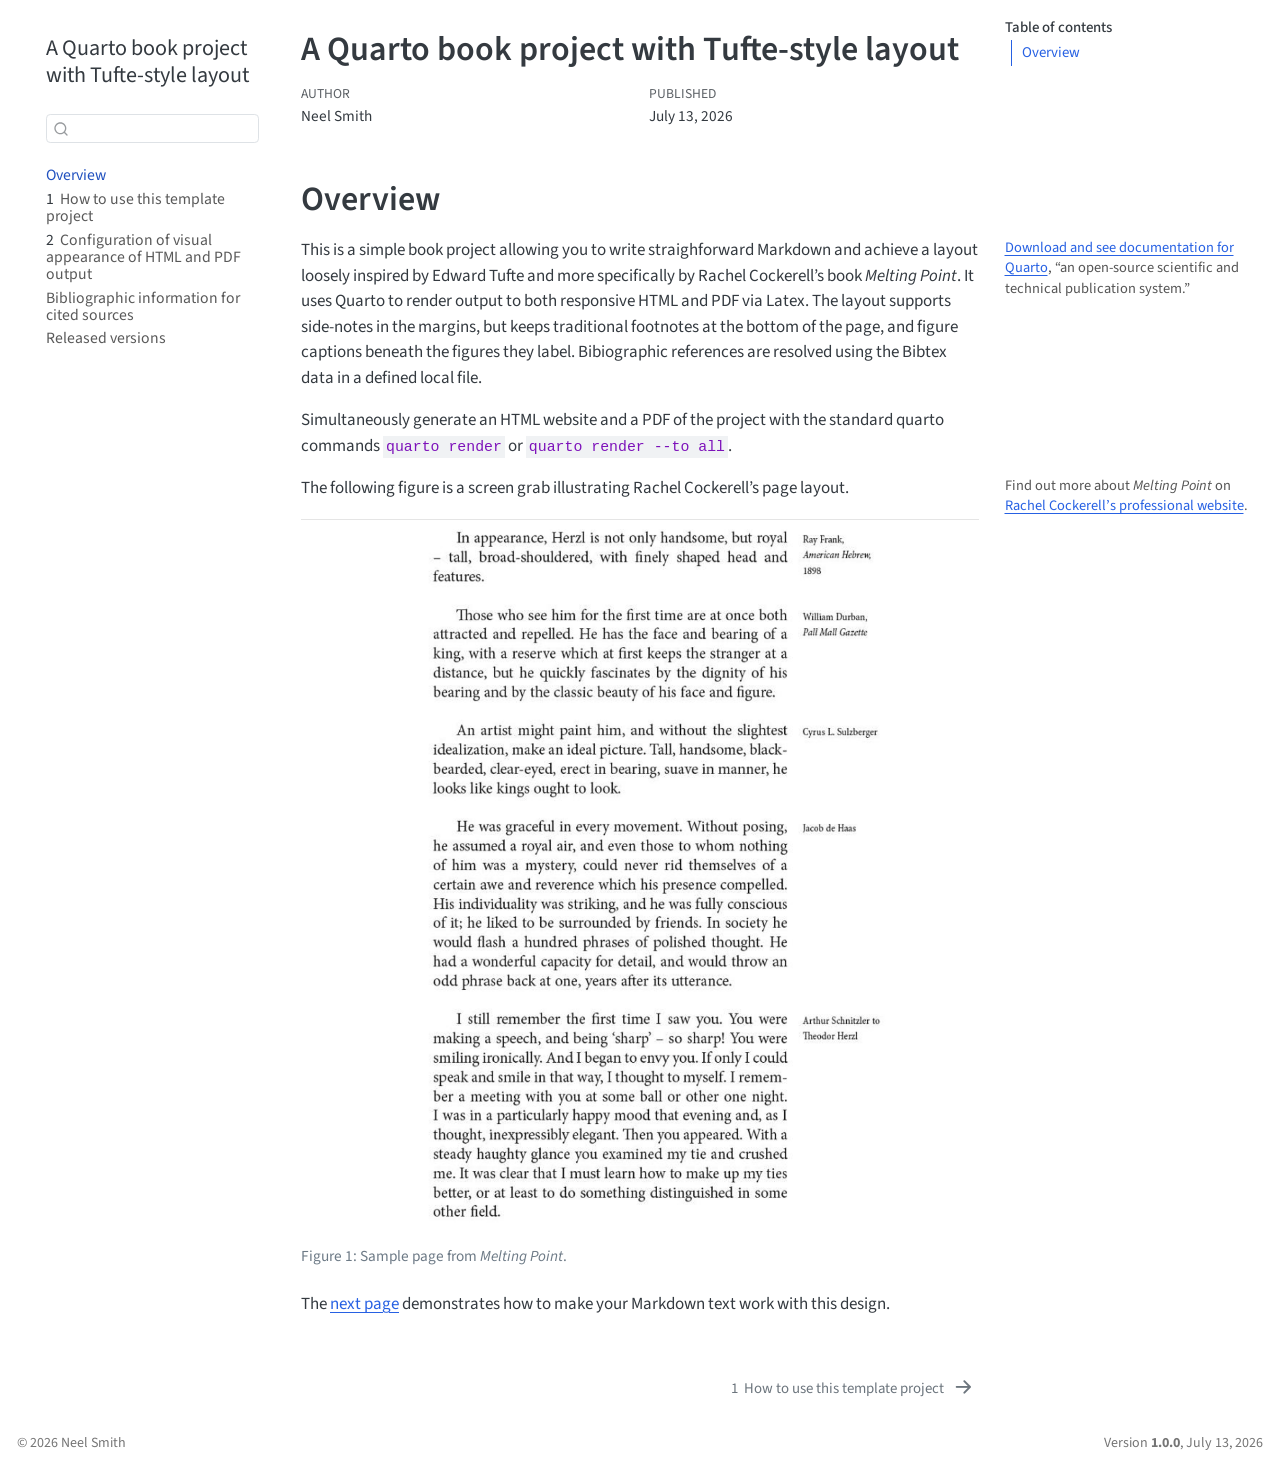
<file: docs/index.html>
<!DOCTYPE html>
<html xmlns="http://www.w3.org/1999/xhtml" lang="en" xml:lang="en"><head>

<meta charset="utf-8">
<meta name="generator" content="quarto-1.9.33">

<meta name="viewport" content="width=device-width, initial-scale=1.0, user-scalable=yes">

<meta name="author" content="Neel Smith">
<meta name="dcterms.date" content="2026-07-13">

<title>A Quarto book project with Tufte-style layout</title>
<style>
/* Default styles provided by pandoc.
** See https://pandoc.org/MANUAL.html#variables-for-html for config info.
*/
code{white-space: pre-wrap;}
span.smallcaps{font-variant: small-caps;}
div.columns{display: flex; gap: min(4vw, 1.5em);}
div.column{flex: auto; overflow-x: auto;}
div.hanging-indent{margin-left: 1.5em; text-indent: -1.5em;}
ul.task-list{list-style: none;}
ul.task-list li input[type="checkbox"] {
  width: 0.8em;
  margin: 0 0.8em 0.2em -1em; /* quarto-specific, see https://github.com/quarto-dev/quarto-cli/issues/4556 */ 
  vertical-align: middle;
}
</style>


<script src="site_libs/quarto-nav/quarto-nav.js"></script>
<script src="site_libs/quarto-nav/headroom.min.js"></script>
<script src="site_libs/clipboard/clipboard.min.js"></script>
<script src="site_libs/quarto-search/autocomplete.umd.js"></script>
<script src="site_libs/quarto-search/fuse.min.js"></script>
<script src="site_libs/quarto-search/quarto-search.js"></script>
<meta name="quarto:offset" content="./">
<link href="./intro.html" rel="next">
<script src="site_libs/quarto-html/quarto.js" type="module"></script>
<script src="site_libs/quarto-html/tabsets/tabsets.js" type="module"></script>
<script src="site_libs/quarto-html/popper.min.js"></script>
<script src="site_libs/quarto-html/tippy.umd.min.js"></script>
<script src="site_libs/quarto-html/anchor.min.js"></script>
<link href="site_libs/quarto-html/tippy.css" rel="stylesheet">
<link href="site_libs/quarto-html/quarto-syntax-highlighting-6d4e4c6c342646cac9792aff734a6985.css" rel="stylesheet" id="quarto-text-highlighting-styles">
<script src="site_libs/bootstrap/bootstrap.min.js"></script>
<link href="site_libs/bootstrap/bootstrap-icons.css" rel="stylesheet">
<link href="site_libs/bootstrap/bootstrap-5ccb035bea26c1e21f80f44cf7c27909.min.css" rel="stylesheet" append-hash="true" id="quarto-bootstrap" data-mode="light">
<script id="quarto-search-options" type="application/json">{
  "location": "sidebar",
  "copy-button": false,
  "collapse-after": 3,
  "panel-placement": "start",
  "type": "textbox",
  "limit": 50,
  "keyboard-shortcut": [
    "f",
    "/",
    "s"
  ],
  "show-item-context": false,
  "language": {
    "search-no-results-text": "No results",
    "search-matching-documents-text": "matching documents",
    "search-copy-link-title": "Copy link to search",
    "search-hide-matches-text": "Hide additional matches",
    "search-more-match-text": "more match in this document",
    "search-more-matches-text": "more matches in this document",
    "search-clear-button-title": "Clear",
    "search-text-placeholder": "",
    "search-detached-cancel-button-title": "Cancel",
    "search-submit-button-title": "Submit",
    "search-label": "Search"
  }
}</script>


<link rel="stylesheet" href="custom.css">
</head>

<body class="nav-sidebar floating slimcontent quarto-light">

<div id="quarto-search-results"></div>
  <header id="quarto-header" class="headroom fixed-top">
  <nav class="quarto-secondary-nav">
    <div class="container-fluid d-flex">
      <button type="button" class="quarto-btn-toggle btn" data-bs-toggle="collapse" role="button" data-bs-target=".quarto-sidebar-collapse-item" aria-controls="quarto-sidebar" aria-expanded="false" aria-label="Toggle sidebar navigation" onclick="if (window.quartoToggleHeadroom) { window.quartoToggleHeadroom(); }">
        <i class="bi bi-layout-text-sidebar-reverse"></i>
      </button>
        <nav class="quarto-page-breadcrumbs" aria-label="breadcrumb"><ol class="breadcrumb"><li class="breadcrumb-item"><a href="./index.html">Overview</a></li></ol></nav>
        <a class="flex-grow-1" role="navigation" data-bs-toggle="collapse" data-bs-target=".quarto-sidebar-collapse-item" aria-controls="quarto-sidebar" aria-expanded="false" aria-label="Toggle sidebar navigation" onclick="if (window.quartoToggleHeadroom) { window.quartoToggleHeadroom(); }">      
        </a>
      <button type="button" class="btn quarto-search-button" aria-label="Search" onclick="window.quartoOpenSearch();">
        <i class="bi bi-search"></i>
      </button>
    </div>
  </nav>
</header>
<!-- content -->
<div id="quarto-content" class="quarto-container page-columns page-rows-contents page-layout-article">
<!-- sidebar -->
  <nav id="quarto-sidebar" class="sidebar collapse collapse-horizontal quarto-sidebar-collapse-item sidebar-navigation floating overflow-auto">
    <div class="pt-lg-2 mt-2 text-left sidebar-header">
    <div class="sidebar-title mb-0 py-0">
      <a href="./">A Quarto book project with Tufte-style layout</a> 
    </div>
      </div>
        <div class="mt-2 flex-shrink-0 align-items-center">
        <div class="sidebar-search">
        <div id="quarto-search" class="" title="Search"></div>
        </div>
        </div>
    <div class="sidebar-menu-container"> 
    <ul class="list-unstyled mt-1">
        <li class="sidebar-item">
  <div class="sidebar-item-container"> 
  <a href="./index.html" class="sidebar-item-text sidebar-link active">
 <span class="menu-text">Overview</span></a>
  </div>
</li>
        <li class="sidebar-item">
  <div class="sidebar-item-container"> 
  <a href="./intro.html" class="sidebar-item-text sidebar-link">
 <span class="menu-text"><span class="chapter-number">1</span>&nbsp; <span class="chapter-title">How to use this template project</span></span></a>
  </div>
</li>
        <li class="sidebar-item">
  <div class="sidebar-item-container"> 
  <a href="./config-tech.html" class="sidebar-item-text sidebar-link">
 <span class="menu-text"><span class="chapter-number">2</span>&nbsp; <span class="chapter-title">Configuration of visual appearance of HTML and PDF output</span></span></a>
  </div>
</li>
        <li class="sidebar-item">
  <div class="sidebar-item-container"> 
  <a href="./references.html" class="sidebar-item-text sidebar-link">
 <span class="menu-text">Bibliographic information for cited sources</span></a>
  </div>
</li>
        <li class="sidebar-item">
  <div class="sidebar-item-container"> 
  <a href="./releases.html" class="sidebar-item-text sidebar-link">
 <span class="menu-text">Released versions</span></a>
  </div>
</li>
    </ul>
    </div>
</nav>
<div id="quarto-sidebar-glass" class="quarto-sidebar-collapse-item" data-bs-toggle="collapse" data-bs-target=".quarto-sidebar-collapse-item"></div>
<!-- margin-sidebar -->
    <div id="quarto-margin-sidebar" class="sidebar margin-sidebar">
        <nav id="TOC" role="doc-toc" class="toc-active">
    <h2 id="toc-title">Table of contents</h2>
   
  <ul>
  <li><a href="#overview" id="toc-overview" class="nav-link active" data-scroll-target="#overview">Overview</a></li>
  </ul>
</nav>
    </div>
<!-- main -->
<main class="content page-columns page-full" id="quarto-document-content">

<header id="title-block-header" class="quarto-title-block default">
<div class="quarto-title">
<h1 class="title">A Quarto book project with Tufte-style layout</h1>
</div>



<div class="quarto-title-meta">

    <div>
    <div class="quarto-title-meta-heading">Author</div>
    <div class="quarto-title-meta-contents">
             <p>Neel Smith </p>
          </div>
  </div>
    
    <div>
    <div class="quarto-title-meta-heading">Published</div>
    <div class="quarto-title-meta-contents">
      <p class="date">July 13, 2026</p>
    </div>
  </div>
  
    
  </div>
  


</header>


<section id="overview" class="level1 unnumbered page-columns page-full">
<h1 class="unnumbered">Overview</h1>
<div class="page-columns page-full"><p>This is a simple book project allowing you to write straighforward Markdown and achieve a layout loosely inspired by Edward Tufte and more specifically by Rachel Cockerell’s book <em>Melting Point</em>. It uses Quarto to render output to both responsive HTML and PDF via Latex. The layout supports side-notes in the margins, but keeps traditional footnotes at the bottom of the page, and figure captions beneath the figures they label. Bibiographic references are resolved using the Bibtex data in a defined local file.</p><div class="no-row-height column-margin column-container"><span class=""><a href="https://quarto.org/">Download and see documentation for Quarto</a>, “an open-source scientific and technical publication system.”</span></div></div>
<p>Simultaneously generate an HTML website and a PDF of the project with the standard quarto commands <code>quarto render</code> or <code>quarto render --to all</code>.</p>
<div class="page-columns page-full"><p>The following figure is a screen grab illustrating Rachel Cockerell’s page layout.</p><div class="no-row-height column-margin column-container"><span class="">Find out more about <em>Melting Point</em> on <a href="https://www.rachelcockerell.co.uk">Rachel Cockerell’s professional website</a>.</span></div></div>
<div id="fig-cockerell" class="quarto-float quarto-figure quarto-figure-center anchored">
<figure class="quarto-float quarto-float-fig figure">
<div aria-describedby="fig-cockerell-caption-0ceaefa1-69ba-4598-a22c-09a6ac19f8ca">
<img src="./cockerell-page.png" class="img-fluid figure-img">
</div>
<figcaption class="quarto-float-caption-bottom quarto-float-caption quarto-float-fig" id="fig-cockerell-caption-0ceaefa1-69ba-4598-a22c-09a6ac19f8ca">
Figure&nbsp;1: Sample page from <em>Melting Point</em>.
</figcaption>
</figure>
</div>
<p>The <a href="./intro.html">next page</a> demonstrates how to make your Markdown text work with this design.</p>


</section>

</main> <!-- /main -->
<script id="quarto-html-after-body" type="application/javascript">
  window.document.addEventListener("DOMContentLoaded", function (event) {
    const icon = "";
    const anchorJS = new window.AnchorJS();
    anchorJS.options = {
      placement: 'right',
      icon: icon
    };
    anchorJS.add('.anchored');
    const isCodeAnnotation = (el) => {
      for (const clz of el.classList) {
        if (clz.startsWith('code-annotation-')) {                     
          return true;
        }
      }
      return false;
    }
    const onCopySuccess = function(e) {
      // button target
      const button = e.trigger;
      // don't keep focus
      button.blur();
      // flash "checked"
      button.classList.add('code-copy-button-checked');
      var currentTitle = button.getAttribute("title");
      button.setAttribute("title", "Copied!");
      let tooltip;
      if (window.bootstrap) {
        button.setAttribute("data-bs-toggle", "tooltip");
        button.setAttribute("data-bs-placement", "left");
        button.setAttribute("data-bs-title", "Copied!");
        tooltip = new bootstrap.Tooltip(button, 
          { trigger: "manual", 
            customClass: "code-copy-button-tooltip",
            offset: [0, -8]});
        tooltip.show();    
      }
      setTimeout(function() {
        if (tooltip) {
          tooltip.hide();
          button.removeAttribute("data-bs-title");
          button.removeAttribute("data-bs-toggle");
          button.removeAttribute("data-bs-placement");
        }
        button.setAttribute("title", currentTitle);
        button.classList.remove('code-copy-button-checked');
      }, 1000);
      // clear code selection
      e.clearSelection();
    }
    const getTextToCopy = function(trigger) {
      const outerScaffold = trigger.parentElement.cloneNode(true);
      const codeEl = outerScaffold.querySelector('code');
      for (const childEl of codeEl.children) {
        if (isCodeAnnotation(childEl)) {
          childEl.remove();
        }
      }
      return codeEl.innerText;
    }
    const clipboard = new window.ClipboardJS('.code-copy-button:not([data-in-quarto-modal])', {
      text: getTextToCopy
    });
    clipboard.on('success', onCopySuccess);
    if (window.document.getElementById('quarto-embedded-source-code-modal')) {
      const clipboardModal = new window.ClipboardJS('.code-copy-button[data-in-quarto-modal]', {
        text: getTextToCopy,
        container: window.document.getElementById('quarto-embedded-source-code-modal')
      });
      clipboardModal.on('success', onCopySuccess);
    }
      var localhostRegex = new RegExp(/^(?:http|https):\/\/localhost\:?[0-9]*\//);
      var mailtoRegex = new RegExp(/^mailto:/);
        var filterRegex = new RegExp('/' + window.location.host + '/');
      var isInternal = (href) => {
          return filterRegex.test(href) || localhostRegex.test(href) || mailtoRegex.test(href);
      }
      // Inspect non-navigation links and adorn them if external
     var links = window.document.querySelectorAll('a[href]:not(.nav-link):not(.navbar-brand):not(.toc-action):not(.sidebar-link):not(.sidebar-item-toggle):not(.pagination-link):not(.no-external):not([aria-hidden]):not(.dropdown-item):not(.quarto-navigation-tool):not(.about-link)');
      for (var i=0; i<links.length; i++) {
        const link = links[i];
        if (!isInternal(link.href)) {
          // undo the damage that might have been done by quarto-nav.js in the case of
          // links that we want to consider external
          if (link.dataset.originalHref !== undefined) {
            link.href = link.dataset.originalHref;
          }
        }
      }
    function tippyHover(el, contentFn, onTriggerFn, onUntriggerFn) {
      const config = {
        allowHTML: true,
        maxWidth: 500,
        delay: 100,
        arrow: false,
        appendTo: function(el) {
            return el.parentElement;
        },
        interactive: true,
        interactiveBorder: 10,
        theme: 'quarto',
        placement: 'bottom-start',
      };
      if (contentFn) {
        config.content = contentFn;
      }
      if (onTriggerFn) {
        config.onTrigger = onTriggerFn;
      }
      if (onUntriggerFn) {
        config.onUntrigger = onUntriggerFn;
      }
      window.tippy(el, config); 
    }
    const noterefs = window.document.querySelectorAll('a[role="doc-noteref"]');
    for (var i=0; i<noterefs.length; i++) {
      const ref = noterefs[i];
      tippyHover(ref, function() {
        // use id or data attribute instead here
        let href = ref.getAttribute('data-footnote-href') || ref.getAttribute('href');
        try { href = new URL(href).hash; } catch {}
        const id = href.replace(/^#\/?/, "");
        const note = window.document.getElementById(id);
        if (note) {
          return note.innerHTML;
        } else {
          return "";
        }
      });
    }
    const xrefs = window.document.querySelectorAll('a.quarto-xref');
    const processXRef = (id, note) => {
      // Strip column container classes
      const stripColumnClz = (el) => {
        el.classList.remove("page-full", "page-columns");
        if (el.children) {
          for (const child of el.children) {
            stripColumnClz(child);
          }
        }
      }
      stripColumnClz(note)
      if (id === null || id.startsWith('sec-')) {
        // Special case sections, only their first couple elements
        const container = document.createElement("div");
        if (note.children && note.children.length > 2) {
          container.appendChild(note.children[0].cloneNode(true));
          for (let i = 1; i < note.children.length; i++) {
            const child = note.children[i];
            if (child.tagName === "P" && child.innerText === "") {
              continue;
            } else {
              container.appendChild(child.cloneNode(true));
              break;
            }
          }
          if (window.Quarto?.typesetMath) {
            window.Quarto.typesetMath(container);
          }
          return container.innerHTML
        } else {
          if (window.Quarto?.typesetMath) {
            window.Quarto.typesetMath(note);
          }
          return note.innerHTML;
        }
      } else {
        // Remove any anchor links if they are present
        const anchorLink = note.querySelector('a.anchorjs-link');
        if (anchorLink) {
          anchorLink.remove();
        }
        if (window.Quarto?.typesetMath) {
          window.Quarto.typesetMath(note);
        }
        if (note.classList.contains("callout")) {
          return note.outerHTML;
        } else {
          return note.innerHTML;
        }
      }
    }
    for (var i=0; i<xrefs.length; i++) {
      const xref = xrefs[i];
      tippyHover(xref, undefined, function(instance) {
        instance.disable();
        let url = xref.getAttribute('href');
        let hash = undefined; 
        if (url.startsWith('#')) {
          hash = url;
        } else {
          try { hash = new URL(url).hash; } catch {}
        }
        if (hash) {
          const id = hash.replace(/^#\/?/, "");
          const note = window.document.getElementById(id);
          if (note !== null) {
            try {
              const html = processXRef(id, note.cloneNode(true));
              instance.setContent(html);
            } finally {
              instance.enable();
              instance.show();
            }
          } else {
            // See if we can fetch this
            fetch(url.split('#')[0])
            .then(res => res.text())
            .then(html => {
              const parser = new DOMParser();
              const htmlDoc = parser.parseFromString(html, "text/html");
              const note = htmlDoc.getElementById(id);
              if (note !== null) {
                const html = processXRef(id, note);
                instance.setContent(html);
              } 
            }).finally(() => {
              instance.enable();
              instance.show();
            });
          }
        } else {
          // See if we can fetch a full url (with no hash to target)
          // This is a special case and we should probably do some content thinning / targeting
          fetch(url)
          .then(res => res.text())
          .then(html => {
            const parser = new DOMParser();
            const htmlDoc = parser.parseFromString(html, "text/html");
            const note = htmlDoc.querySelector('main.content');
            if (note !== null) {
              // This should only happen for chapter cross references
              // (since there is no id in the URL)
              // remove the first header
              if (note.children.length > 0 && note.children[0].tagName === "HEADER") {
                note.children[0].remove();
              }
              const html = processXRef(null, note);
              instance.setContent(html);
            } 
          }).finally(() => {
            instance.enable();
            instance.show();
          });
        }
      }, function(instance) {
      });
    }
        let selectedAnnoteEl;
        const selectorForAnnotation = ( cell, annotation) => {
          let cellAttr = 'data-code-cell="' + cell + '"';
          let lineAttr = 'data-code-annotation="' +  annotation + '"';
          const selector = 'span[' + cellAttr + '][' + lineAttr + ']';
          return selector;
        }
        const selectCodeLines = (annoteEl) => {
          const doc = window.document;
          const targetCell = annoteEl.getAttribute("data-target-cell");
          const targetAnnotation = annoteEl.getAttribute("data-target-annotation");
          const annoteSpan = window.document.querySelector(selectorForAnnotation(targetCell, targetAnnotation));
          const lines = annoteSpan.getAttribute("data-code-lines").split(",");
          const lineIds = lines.map((line) => {
            return targetCell + "-" + line;
          })
          let top = null;
          let height = null;
          let parent = null;
          if (lineIds.length > 0) {
              //compute the position of the single el (top and bottom and make a div)
              const el = window.document.getElementById(lineIds[0]);
              top = el.offsetTop;
              height = el.offsetHeight;
              parent = el.parentElement.parentElement;
            if (lineIds.length > 1) {
              const lastEl = window.document.getElementById(lineIds[lineIds.length - 1]);
              const bottom = lastEl.offsetTop + lastEl.offsetHeight;
              height = bottom - top;
            }
            if (top !== null && height !== null && parent !== null) {
              // cook up a div (if necessary) and position it 
              let div = window.document.getElementById("code-annotation-line-highlight");
              if (div === null) {
                div = window.document.createElement("div");
                div.setAttribute("id", "code-annotation-line-highlight");
                div.style.position = 'absolute';
                parent.appendChild(div);
              }
              div.style.top = top - 2 + "px";
              div.style.height = height + 4 + "px";
              div.style.left = 0;
              let gutterDiv = window.document.getElementById("code-annotation-line-highlight-gutter");
              if (gutterDiv === null) {
                gutterDiv = window.document.createElement("div");
                gutterDiv.setAttribute("id", "code-annotation-line-highlight-gutter");
                gutterDiv.style.position = 'absolute';
                const codeCell = window.document.getElementById(targetCell);
                const gutter = codeCell.querySelector('.code-annotation-gutter');
                gutter.appendChild(gutterDiv);
              }
              gutterDiv.style.top = top - 2 + "px";
              gutterDiv.style.height = height + 4 + "px";
            }
            selectedAnnoteEl = annoteEl;
          }
        };
        const unselectCodeLines = () => {
          const elementsIds = ["code-annotation-line-highlight", "code-annotation-line-highlight-gutter"];
          elementsIds.forEach((elId) => {
            const div = window.document.getElementById(elId);
            if (div) {
              div.remove();
            }
          });
          selectedAnnoteEl = undefined;
        };
          // Handle positioning of the toggle
      window.addEventListener(
        "resize",
        throttle(() => {
          elRect = undefined;
          if (selectedAnnoteEl) {
            selectCodeLines(selectedAnnoteEl);
          }
        }, 10)
      );
      function throttle(fn, ms) {
      let throttle = false;
      let timer;
        return (...args) => {
          if(!throttle) { // first call gets through
              fn.apply(this, args);
              throttle = true;
          } else { // all the others get throttled
              if(timer) clearTimeout(timer); // cancel #2
              timer = setTimeout(() => {
                fn.apply(this, args);
                timer = throttle = false;
              }, ms);
          }
        };
      }
        // Attach click handler to the DT
        const annoteDls = window.document.querySelectorAll('dt[data-target-cell]');
        for (const annoteDlNode of annoteDls) {
          annoteDlNode.addEventListener('click', (event) => {
            const clickedEl = event.target;
            if (clickedEl !== selectedAnnoteEl) {
              unselectCodeLines();
              const activeEl = window.document.querySelector('dt[data-target-cell].code-annotation-active');
              if (activeEl) {
                activeEl.classList.remove('code-annotation-active');
              }
              selectCodeLines(clickedEl);
              clickedEl.classList.add('code-annotation-active');
            } else {
              // Unselect the line
              unselectCodeLines();
              clickedEl.classList.remove('code-annotation-active');
            }
          });
        }
    const findCites = (el) => {
      const parentEl = el.parentElement;
      if (parentEl) {
        const cites = parentEl.dataset.cites;
        if (cites) {
          return {
            el,
            cites: cites.split(' ')
          };
        } else {
          return findCites(el.parentElement)
        }
      } else {
        return undefined;
      }
    };
    var bibliorefs = window.document.querySelectorAll('a[role="doc-biblioref"]');
    for (var i=0; i<bibliorefs.length; i++) {
      const ref = bibliorefs[i];
      const citeInfo = findCites(ref);
      if (citeInfo) {
        tippyHover(citeInfo.el, function() {
          var popup = window.document.createElement('div');
          citeInfo.cites.forEach(function(cite) {
            var citeDiv = window.document.createElement('div');
            citeDiv.classList.add('hanging-indent');
            citeDiv.classList.add('csl-entry');
            var biblioDiv = window.document.getElementById('ref-' + cite);
            if (biblioDiv) {
              citeDiv.innerHTML = biblioDiv.innerHTML;
            }
            popup.appendChild(citeDiv);
          });
          return popup.innerHTML;
        });
      }
    }
  });
  </script>
<nav class="page-navigation">
  <div class="nav-page nav-page-previous">
  </div>
  <div class="nav-page nav-page-next">
      <a href="./intro.html" class="pagination-link" aria-label="How to use this template project">
        <span class="nav-page-text"><span class="chapter-number">1</span>&nbsp; <span class="chapter-title">How to use this template project</span></span> <i class="bi bi-arrow-right-short"></i>
      </a>
  </div>
</nav>
</div> <!-- /content -->
<footer class="footer">
  <div class="nav-footer">
    <div class="nav-footer-left">
<p>© 2026 Neel Smith</p>
</div>   
    <div class="nav-footer-center">
      &nbsp;
    </div>
    <div class="nav-footer-right">
<p>Version <strong>1.0.0</strong>, July 13, 2026</p>
</div>
  </div>
</footer>




</body></html>
</file>
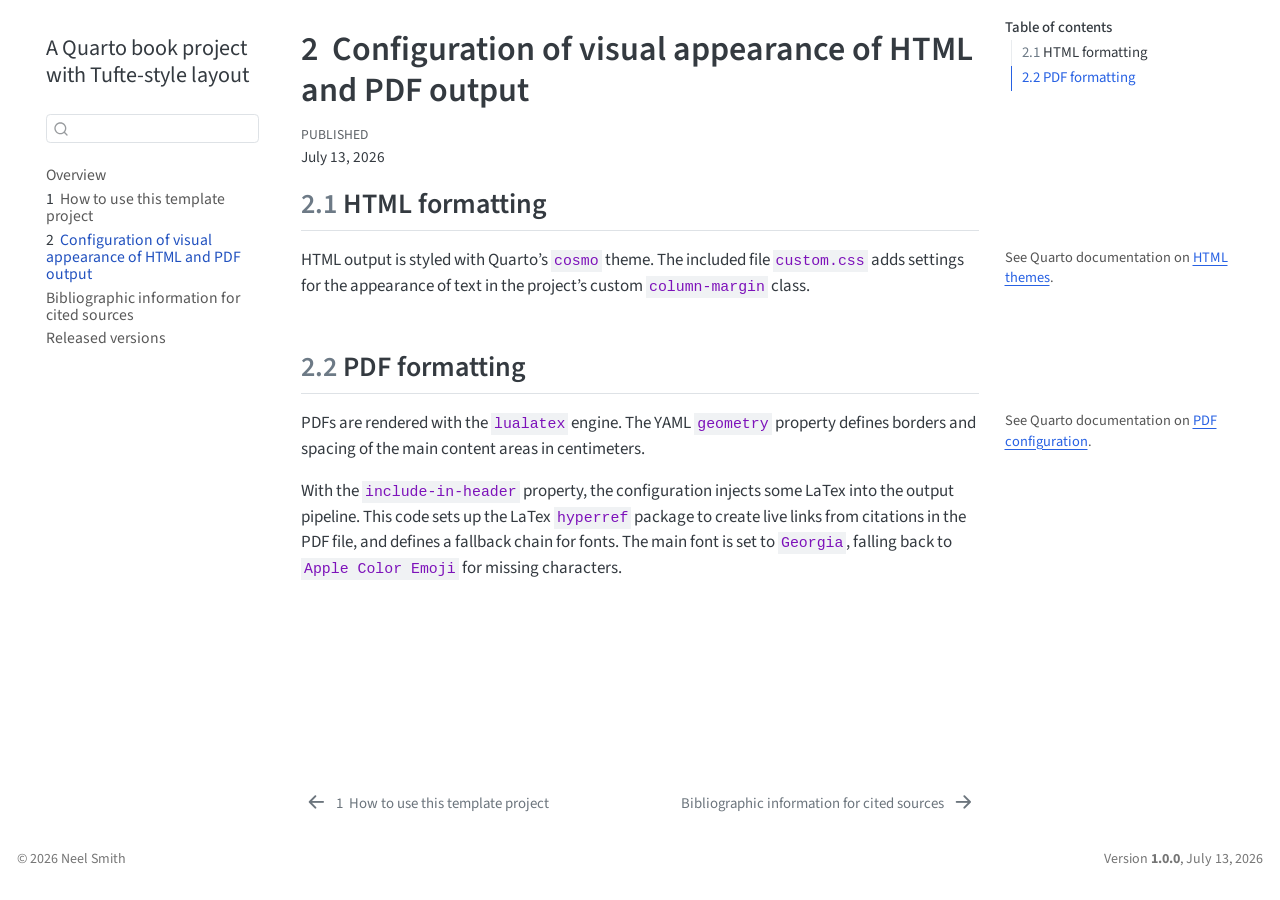
<file: docs/config-tech.html>
<!DOCTYPE html>
<html xmlns="http://www.w3.org/1999/xhtml" lang="en" xml:lang="en"><head>

<meta charset="utf-8">
<meta name="generator" content="quarto-1.9.33">

<meta name="viewport" content="width=device-width, initial-scale=1.0, user-scalable=yes">

<meta name="dcterms.date" content="2026-07-13">

<title>2&nbsp; Configuration of visual appearance of HTML and PDF output – A Quarto book project with Tufte-style layout</title>
<style>
/* Default styles provided by pandoc.
** See https://pandoc.org/MANUAL.html#variables-for-html for config info.
*/
code{white-space: pre-wrap;}
span.smallcaps{font-variant: small-caps;}
div.columns{display: flex; gap: min(4vw, 1.5em);}
div.column{flex: auto; overflow-x: auto;}
div.hanging-indent{margin-left: 1.5em; text-indent: -1.5em;}
ul.task-list{list-style: none;}
ul.task-list li input[type="checkbox"] {
  width: 0.8em;
  margin: 0 0.8em 0.2em -1em; /* quarto-specific, see https://github.com/quarto-dev/quarto-cli/issues/4556 */ 
  vertical-align: middle;
}
</style>


<script src="site_libs/quarto-nav/quarto-nav.js"></script>
<script src="site_libs/quarto-nav/headroom.min.js"></script>
<script src="site_libs/clipboard/clipboard.min.js"></script>
<script src="site_libs/quarto-search/autocomplete.umd.js"></script>
<script src="site_libs/quarto-search/fuse.min.js"></script>
<script src="site_libs/quarto-search/quarto-search.js"></script>
<meta name="quarto:offset" content="./">
<link href="./references.html" rel="next">
<link href="./intro.html" rel="prev">
<script src="site_libs/quarto-html/quarto.js" type="module"></script>
<script src="site_libs/quarto-html/tabsets/tabsets.js" type="module"></script>
<script src="site_libs/quarto-html/popper.min.js"></script>
<script src="site_libs/quarto-html/tippy.umd.min.js"></script>
<script src="site_libs/quarto-html/anchor.min.js"></script>
<link href="site_libs/quarto-html/tippy.css" rel="stylesheet">
<link href="site_libs/quarto-html/quarto-syntax-highlighting-6d4e4c6c342646cac9792aff734a6985.css" rel="stylesheet" id="quarto-text-highlighting-styles">
<script src="site_libs/bootstrap/bootstrap.min.js"></script>
<link href="site_libs/bootstrap/bootstrap-icons.css" rel="stylesheet">
<link href="site_libs/bootstrap/bootstrap-5ccb035bea26c1e21f80f44cf7c27909.min.css" rel="stylesheet" append-hash="true" id="quarto-bootstrap" data-mode="light">
<script id="quarto-search-options" type="application/json">{
  "location": "sidebar",
  "copy-button": false,
  "collapse-after": 3,
  "panel-placement": "start",
  "type": "textbox",
  "limit": 50,
  "keyboard-shortcut": [
    "f",
    "/",
    "s"
  ],
  "show-item-context": false,
  "language": {
    "search-no-results-text": "No results",
    "search-matching-documents-text": "matching documents",
    "search-copy-link-title": "Copy link to search",
    "search-hide-matches-text": "Hide additional matches",
    "search-more-match-text": "more match in this document",
    "search-more-matches-text": "more matches in this document",
    "search-clear-button-title": "Clear",
    "search-text-placeholder": "",
    "search-detached-cancel-button-title": "Cancel",
    "search-submit-button-title": "Submit",
    "search-label": "Search"
  }
}</script>


<link rel="stylesheet" href="custom.css">
</head>

<body class="nav-sidebar floating slimcontent quarto-light">

<div id="quarto-search-results"></div>
  <header id="quarto-header" class="headroom fixed-top">
  <nav class="quarto-secondary-nav">
    <div class="container-fluid d-flex">
      <button type="button" class="quarto-btn-toggle btn" data-bs-toggle="collapse" role="button" data-bs-target=".quarto-sidebar-collapse-item" aria-controls="quarto-sidebar" aria-expanded="false" aria-label="Toggle sidebar navigation" onclick="if (window.quartoToggleHeadroom) { window.quartoToggleHeadroom(); }">
        <i class="bi bi-layout-text-sidebar-reverse"></i>
      </button>
        <nav class="quarto-page-breadcrumbs" aria-label="breadcrumb"><ol class="breadcrumb"><li class="breadcrumb-item"><a href="./config-tech.html"><span class="chapter-number">2</span>&nbsp; <span class="chapter-title">Configuration of visual appearance of HTML and PDF output</span></a></li></ol></nav>
        <a class="flex-grow-1" role="navigation" data-bs-toggle="collapse" data-bs-target=".quarto-sidebar-collapse-item" aria-controls="quarto-sidebar" aria-expanded="false" aria-label="Toggle sidebar navigation" onclick="if (window.quartoToggleHeadroom) { window.quartoToggleHeadroom(); }">      
        </a>
      <button type="button" class="btn quarto-search-button" aria-label="Search" onclick="window.quartoOpenSearch();">
        <i class="bi bi-search"></i>
      </button>
    </div>
  </nav>
</header>
<!-- content -->
<div id="quarto-content" class="quarto-container page-columns page-rows-contents page-layout-article">
<!-- sidebar -->
  <nav id="quarto-sidebar" class="sidebar collapse collapse-horizontal quarto-sidebar-collapse-item sidebar-navigation floating overflow-auto">
    <div class="pt-lg-2 mt-2 text-left sidebar-header">
    <div class="sidebar-title mb-0 py-0">
      <a href="./">A Quarto book project with Tufte-style layout</a> 
    </div>
      </div>
        <div class="mt-2 flex-shrink-0 align-items-center">
        <div class="sidebar-search">
        <div id="quarto-search" class="" title="Search"></div>
        </div>
        </div>
    <div class="sidebar-menu-container"> 
    <ul class="list-unstyled mt-1">
        <li class="sidebar-item">
  <div class="sidebar-item-container"> 
  <a href="./index.html" class="sidebar-item-text sidebar-link">
 <span class="menu-text">Overview</span></a>
  </div>
</li>
        <li class="sidebar-item">
  <div class="sidebar-item-container"> 
  <a href="./intro.html" class="sidebar-item-text sidebar-link">
 <span class="menu-text"><span class="chapter-number">1</span>&nbsp; <span class="chapter-title">How to use this template project</span></span></a>
  </div>
</li>
        <li class="sidebar-item">
  <div class="sidebar-item-container"> 
  <a href="./config-tech.html" class="sidebar-item-text sidebar-link active">
 <span class="menu-text"><span class="chapter-number">2</span>&nbsp; <span class="chapter-title">Configuration of visual appearance of HTML and PDF output</span></span></a>
  </div>
</li>
        <li class="sidebar-item">
  <div class="sidebar-item-container"> 
  <a href="./references.html" class="sidebar-item-text sidebar-link">
 <span class="menu-text">Bibliographic information for cited sources</span></a>
  </div>
</li>
        <li class="sidebar-item">
  <div class="sidebar-item-container"> 
  <a href="./releases.html" class="sidebar-item-text sidebar-link">
 <span class="menu-text">Released versions</span></a>
  </div>
</li>
    </ul>
    </div>
</nav>
<div id="quarto-sidebar-glass" class="quarto-sidebar-collapse-item" data-bs-toggle="collapse" data-bs-target=".quarto-sidebar-collapse-item"></div>
<!-- margin-sidebar -->
    <div id="quarto-margin-sidebar" class="sidebar margin-sidebar">
        <nav id="TOC" role="doc-toc" class="toc-active">
    <h2 id="toc-title">Table of contents</h2>
   
  <ul>
  <li><a href="#html-formatting" id="toc-html-formatting" class="nav-link active" data-scroll-target="#html-formatting"><span class="header-section-number">2.1</span> HTML formatting</a></li>
  <li><a href="#pdf-formatting" id="toc-pdf-formatting" class="nav-link" data-scroll-target="#pdf-formatting"><span class="header-section-number">2.2</span> PDF formatting</a></li>
  </ul>
</nav>
    </div>
<!-- main -->
<main class="content page-columns page-full" id="quarto-document-content">

<header id="title-block-header" class="quarto-title-block default">
<div class="quarto-title">
<h1 class="title"><span class="chapter-number">2</span>&nbsp; <span class="chapter-title">Configuration of visual appearance of HTML and PDF output</span></h1>
</div>



<div class="quarto-title-meta">

    
    <div>
    <div class="quarto-title-meta-heading">Published</div>
    <div class="quarto-title-meta-contents">
      <p class="date">July 13, 2026</p>
    </div>
  </div>
  
    
  </div>
  


</header>


<section id="html-formatting" class="level2 page-columns page-full" data-number="2.1">
<h2 data-number="2.1" class="anchored" data-anchor-id="html-formatting"><span class="header-section-number">2.1</span> HTML formatting</h2>
<div class="page-columns page-full"><p>HTML output  is styled with Quarto’s <code>cosmo</code> theme. The included file <code>custom.css</code> adds settings for the appearance of text in the project’s custom <code>column-margin</code> class.</p><div class="no-row-height column-margin column-container"><span class="">See Quarto documentation on <a href="https://quarto.org/docs/output-formats/html-themes.html">HTML themes</a>.</span></div></div>
</section>
<section id="pdf-formatting" class="level2 page-columns page-full" data-number="2.2">
<h2 data-number="2.2" class="anchored" data-anchor-id="pdf-formatting"><span class="header-section-number">2.2</span> PDF formatting</h2>
<div class="page-columns page-full"><p>PDFs  are rendered with the <code>lualatex</code> engine. The YAML <code>geometry</code> property defines borders and spacing of the main content areas in centimeters.</p><div class="no-row-height column-margin column-container"><span class="">See Quarto documentation on <a href="https://quarto.org/docs/output-formats/pdf-basics.html">PDF configuration</a>.</span></div></div>
<p>With the <code>include-in-header</code> property, the configuration injects some LaTex into the output pipeline. This code sets up the LaTex <code>hyperref</code> package to create live links from citations in the PDF file, and defines a fallback chain for fonts. The main font is set to <code>Georgia</code>, falling back to <code>Apple Color Emoji</code> for missing characters.</p>


</section>

</main> <!-- /main -->
<script id="quarto-html-after-body" type="application/javascript">
  window.document.addEventListener("DOMContentLoaded", function (event) {
    const icon = "";
    const anchorJS = new window.AnchorJS();
    anchorJS.options = {
      placement: 'right',
      icon: icon
    };
    anchorJS.add('.anchored');
    const isCodeAnnotation = (el) => {
      for (const clz of el.classList) {
        if (clz.startsWith('code-annotation-')) {                     
          return true;
        }
      }
      return false;
    }
    const onCopySuccess = function(e) {
      // button target
      const button = e.trigger;
      // don't keep focus
      button.blur();
      // flash "checked"
      button.classList.add('code-copy-button-checked');
      var currentTitle = button.getAttribute("title");
      button.setAttribute("title", "Copied!");
      let tooltip;
      if (window.bootstrap) {
        button.setAttribute("data-bs-toggle", "tooltip");
        button.setAttribute("data-bs-placement", "left");
        button.setAttribute("data-bs-title", "Copied!");
        tooltip = new bootstrap.Tooltip(button, 
          { trigger: "manual", 
            customClass: "code-copy-button-tooltip",
            offset: [0, -8]});
        tooltip.show();    
      }
      setTimeout(function() {
        if (tooltip) {
          tooltip.hide();
          button.removeAttribute("data-bs-title");
          button.removeAttribute("data-bs-toggle");
          button.removeAttribute("data-bs-placement");
        }
        button.setAttribute("title", currentTitle);
        button.classList.remove('code-copy-button-checked');
      }, 1000);
      // clear code selection
      e.clearSelection();
    }
    const getTextToCopy = function(trigger) {
      const outerScaffold = trigger.parentElement.cloneNode(true);
      const codeEl = outerScaffold.querySelector('code');
      for (const childEl of codeEl.children) {
        if (isCodeAnnotation(childEl)) {
          childEl.remove();
        }
      }
      return codeEl.innerText;
    }
    const clipboard = new window.ClipboardJS('.code-copy-button:not([data-in-quarto-modal])', {
      text: getTextToCopy
    });
    clipboard.on('success', onCopySuccess);
    if (window.document.getElementById('quarto-embedded-source-code-modal')) {
      const clipboardModal = new window.ClipboardJS('.code-copy-button[data-in-quarto-modal]', {
        text: getTextToCopy,
        container: window.document.getElementById('quarto-embedded-source-code-modal')
      });
      clipboardModal.on('success', onCopySuccess);
    }
      var localhostRegex = new RegExp(/^(?:http|https):\/\/localhost\:?[0-9]*\//);
      var mailtoRegex = new RegExp(/^mailto:/);
        var filterRegex = new RegExp('/' + window.location.host + '/');
      var isInternal = (href) => {
          return filterRegex.test(href) || localhostRegex.test(href) || mailtoRegex.test(href);
      }
      // Inspect non-navigation links and adorn them if external
     var links = window.document.querySelectorAll('a[href]:not(.nav-link):not(.navbar-brand):not(.toc-action):not(.sidebar-link):not(.sidebar-item-toggle):not(.pagination-link):not(.no-external):not([aria-hidden]):not(.dropdown-item):not(.quarto-navigation-tool):not(.about-link)');
      for (var i=0; i<links.length; i++) {
        const link = links[i];
        if (!isInternal(link.href)) {
          // undo the damage that might have been done by quarto-nav.js in the case of
          // links that we want to consider external
          if (link.dataset.originalHref !== undefined) {
            link.href = link.dataset.originalHref;
          }
        }
      }
    function tippyHover(el, contentFn, onTriggerFn, onUntriggerFn) {
      const config = {
        allowHTML: true,
        maxWidth: 500,
        delay: 100,
        arrow: false,
        appendTo: function(el) {
            return el.parentElement;
        },
        interactive: true,
        interactiveBorder: 10,
        theme: 'quarto',
        placement: 'bottom-start',
      };
      if (contentFn) {
        config.content = contentFn;
      }
      if (onTriggerFn) {
        config.onTrigger = onTriggerFn;
      }
      if (onUntriggerFn) {
        config.onUntrigger = onUntriggerFn;
      }
      window.tippy(el, config); 
    }
    const noterefs = window.document.querySelectorAll('a[role="doc-noteref"]');
    for (var i=0; i<noterefs.length; i++) {
      const ref = noterefs[i];
      tippyHover(ref, function() {
        // use id or data attribute instead here
        let href = ref.getAttribute('data-footnote-href') || ref.getAttribute('href');
        try { href = new URL(href).hash; } catch {}
        const id = href.replace(/^#\/?/, "");
        const note = window.document.getElementById(id);
        if (note) {
          return note.innerHTML;
        } else {
          return "";
        }
      });
    }
    const xrefs = window.document.querySelectorAll('a.quarto-xref');
    const processXRef = (id, note) => {
      // Strip column container classes
      const stripColumnClz = (el) => {
        el.classList.remove("page-full", "page-columns");
        if (el.children) {
          for (const child of el.children) {
            stripColumnClz(child);
          }
        }
      }
      stripColumnClz(note)
      if (id === null || id.startsWith('sec-')) {
        // Special case sections, only their first couple elements
        const container = document.createElement("div");
        if (note.children && note.children.length > 2) {
          container.appendChild(note.children[0].cloneNode(true));
          for (let i = 1; i < note.children.length; i++) {
            const child = note.children[i];
            if (child.tagName === "P" && child.innerText === "") {
              continue;
            } else {
              container.appendChild(child.cloneNode(true));
              break;
            }
          }
          if (window.Quarto?.typesetMath) {
            window.Quarto.typesetMath(container);
          }
          return container.innerHTML
        } else {
          if (window.Quarto?.typesetMath) {
            window.Quarto.typesetMath(note);
          }
          return note.innerHTML;
        }
      } else {
        // Remove any anchor links if they are present
        const anchorLink = note.querySelector('a.anchorjs-link');
        if (anchorLink) {
          anchorLink.remove();
        }
        if (window.Quarto?.typesetMath) {
          window.Quarto.typesetMath(note);
        }
        if (note.classList.contains("callout")) {
          return note.outerHTML;
        } else {
          return note.innerHTML;
        }
      }
    }
    for (var i=0; i<xrefs.length; i++) {
      const xref = xrefs[i];
      tippyHover(xref, undefined, function(instance) {
        instance.disable();
        let url = xref.getAttribute('href');
        let hash = undefined; 
        if (url.startsWith('#')) {
          hash = url;
        } else {
          try { hash = new URL(url).hash; } catch {}
        }
        if (hash) {
          const id = hash.replace(/^#\/?/, "");
          const note = window.document.getElementById(id);
          if (note !== null) {
            try {
              const html = processXRef(id, note.cloneNode(true));
              instance.setContent(html);
            } finally {
              instance.enable();
              instance.show();
            }
          } else {
            // See if we can fetch this
            fetch(url.split('#')[0])
            .then(res => res.text())
            .then(html => {
              const parser = new DOMParser();
              const htmlDoc = parser.parseFromString(html, "text/html");
              const note = htmlDoc.getElementById(id);
              if (note !== null) {
                const html = processXRef(id, note);
                instance.setContent(html);
              } 
            }).finally(() => {
              instance.enable();
              instance.show();
            });
          }
        } else {
          // See if we can fetch a full url (with no hash to target)
          // This is a special case and we should probably do some content thinning / targeting
          fetch(url)
          .then(res => res.text())
          .then(html => {
            const parser = new DOMParser();
            const htmlDoc = parser.parseFromString(html, "text/html");
            const note = htmlDoc.querySelector('main.content');
            if (note !== null) {
              // This should only happen for chapter cross references
              // (since there is no id in the URL)
              // remove the first header
              if (note.children.length > 0 && note.children[0].tagName === "HEADER") {
                note.children[0].remove();
              }
              const html = processXRef(null, note);
              instance.setContent(html);
            } 
          }).finally(() => {
            instance.enable();
            instance.show();
          });
        }
      }, function(instance) {
      });
    }
        let selectedAnnoteEl;
        const selectorForAnnotation = ( cell, annotation) => {
          let cellAttr = 'data-code-cell="' + cell + '"';
          let lineAttr = 'data-code-annotation="' +  annotation + '"';
          const selector = 'span[' + cellAttr + '][' + lineAttr + ']';
          return selector;
        }
        const selectCodeLines = (annoteEl) => {
          const doc = window.document;
          const targetCell = annoteEl.getAttribute("data-target-cell");
          const targetAnnotation = annoteEl.getAttribute("data-target-annotation");
          const annoteSpan = window.document.querySelector(selectorForAnnotation(targetCell, targetAnnotation));
          const lines = annoteSpan.getAttribute("data-code-lines").split(",");
          const lineIds = lines.map((line) => {
            return targetCell + "-" + line;
          })
          let top = null;
          let height = null;
          let parent = null;
          if (lineIds.length > 0) {
              //compute the position of the single el (top and bottom and make a div)
              const el = window.document.getElementById(lineIds[0]);
              top = el.offsetTop;
              height = el.offsetHeight;
              parent = el.parentElement.parentElement;
            if (lineIds.length > 1) {
              const lastEl = window.document.getElementById(lineIds[lineIds.length - 1]);
              const bottom = lastEl.offsetTop + lastEl.offsetHeight;
              height = bottom - top;
            }
            if (top !== null && height !== null && parent !== null) {
              // cook up a div (if necessary) and position it 
              let div = window.document.getElementById("code-annotation-line-highlight");
              if (div === null) {
                div = window.document.createElement("div");
                div.setAttribute("id", "code-annotation-line-highlight");
                div.style.position = 'absolute';
                parent.appendChild(div);
              }
              div.style.top = top - 2 + "px";
              div.style.height = height + 4 + "px";
              div.style.left = 0;
              let gutterDiv = window.document.getElementById("code-annotation-line-highlight-gutter");
              if (gutterDiv === null) {
                gutterDiv = window.document.createElement("div");
                gutterDiv.setAttribute("id", "code-annotation-line-highlight-gutter");
                gutterDiv.style.position = 'absolute';
                const codeCell = window.document.getElementById(targetCell);
                const gutter = codeCell.querySelector('.code-annotation-gutter');
                gutter.appendChild(gutterDiv);
              }
              gutterDiv.style.top = top - 2 + "px";
              gutterDiv.style.height = height + 4 + "px";
            }
            selectedAnnoteEl = annoteEl;
          }
        };
        const unselectCodeLines = () => {
          const elementsIds = ["code-annotation-line-highlight", "code-annotation-line-highlight-gutter"];
          elementsIds.forEach((elId) => {
            const div = window.document.getElementById(elId);
            if (div) {
              div.remove();
            }
          });
          selectedAnnoteEl = undefined;
        };
          // Handle positioning of the toggle
      window.addEventListener(
        "resize",
        throttle(() => {
          elRect = undefined;
          if (selectedAnnoteEl) {
            selectCodeLines(selectedAnnoteEl);
          }
        }, 10)
      );
      function throttle(fn, ms) {
      let throttle = false;
      let timer;
        return (...args) => {
          if(!throttle) { // first call gets through
              fn.apply(this, args);
              throttle = true;
          } else { // all the others get throttled
              if(timer) clearTimeout(timer); // cancel #2
              timer = setTimeout(() => {
                fn.apply(this, args);
                timer = throttle = false;
              }, ms);
          }
        };
      }
        // Attach click handler to the DT
        const annoteDls = window.document.querySelectorAll('dt[data-target-cell]');
        for (const annoteDlNode of annoteDls) {
          annoteDlNode.addEventListener('click', (event) => {
            const clickedEl = event.target;
            if (clickedEl !== selectedAnnoteEl) {
              unselectCodeLines();
              const activeEl = window.document.querySelector('dt[data-target-cell].code-annotation-active');
              if (activeEl) {
                activeEl.classList.remove('code-annotation-active');
              }
              selectCodeLines(clickedEl);
              clickedEl.classList.add('code-annotation-active');
            } else {
              // Unselect the line
              unselectCodeLines();
              clickedEl.classList.remove('code-annotation-active');
            }
          });
        }
    const findCites = (el) => {
      const parentEl = el.parentElement;
      if (parentEl) {
        const cites = parentEl.dataset.cites;
        if (cites) {
          return {
            el,
            cites: cites.split(' ')
          };
        } else {
          return findCites(el.parentElement)
        }
      } else {
        return undefined;
      }
    };
    var bibliorefs = window.document.querySelectorAll('a[role="doc-biblioref"]');
    for (var i=0; i<bibliorefs.length; i++) {
      const ref = bibliorefs[i];
      const citeInfo = findCites(ref);
      if (citeInfo) {
        tippyHover(citeInfo.el, function() {
          var popup = window.document.createElement('div');
          citeInfo.cites.forEach(function(cite) {
            var citeDiv = window.document.createElement('div');
            citeDiv.classList.add('hanging-indent');
            citeDiv.classList.add('csl-entry');
            var biblioDiv = window.document.getElementById('ref-' + cite);
            if (biblioDiv) {
              citeDiv.innerHTML = biblioDiv.innerHTML;
            }
            popup.appendChild(citeDiv);
          });
          return popup.innerHTML;
        });
      }
    }
  });
  </script>
<nav class="page-navigation">
  <div class="nav-page nav-page-previous">
      <a href="./intro.html" class="pagination-link" aria-label="How to use this template project">
        <i class="bi bi-arrow-left-short"></i> <span class="nav-page-text"><span class="chapter-number">1</span>&nbsp; <span class="chapter-title">How to use this template project</span></span>
      </a>          
  </div>
  <div class="nav-page nav-page-next">
      <a href="./references.html" class="pagination-link" aria-label="Bibliographic information for cited sources">
        <span class="nav-page-text">Bibliographic information for cited sources</span> <i class="bi bi-arrow-right-short"></i>
      </a>
  </div>
</nav>
</div> <!-- /content -->
<footer class="footer">
  <div class="nav-footer">
    <div class="nav-footer-left">
<p>© 2026 Neel Smith</p>
</div>   
    <div class="nav-footer-center">
      &nbsp;
    </div>
    <div class="nav-footer-right">
<p>Version <strong>1.0.0</strong>, July 13, 2026</p>
</div>
  </div>
</footer>




</body></html>
</file>
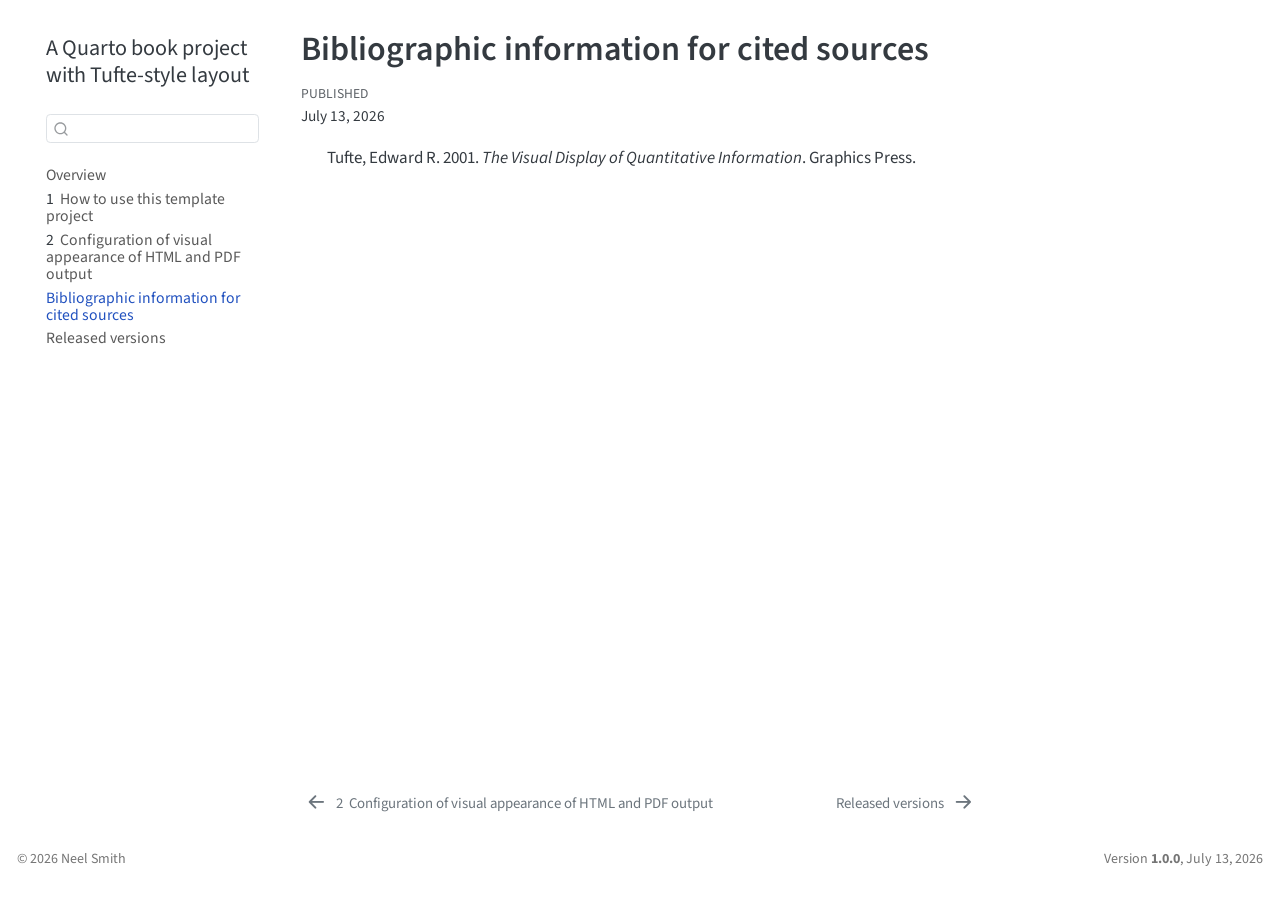
<file: docs/references.html>
<!DOCTYPE html>
<html xmlns="http://www.w3.org/1999/xhtml" lang="en" xml:lang="en"><head>

<meta charset="utf-8">
<meta name="generator" content="quarto-1.9.33">

<meta name="viewport" content="width=device-width, initial-scale=1.0, user-scalable=yes">

<meta name="dcterms.date" content="2026-07-13">

<title>Bibliographic information for cited sources – A Quarto book project with Tufte-style layout</title>
<style>
/* Default styles provided by pandoc.
** See https://pandoc.org/MANUAL.html#variables-for-html for config info.
*/
code{white-space: pre-wrap;}
span.smallcaps{font-variant: small-caps;}
div.columns{display: flex; gap: min(4vw, 1.5em);}
div.column{flex: auto; overflow-x: auto;}
div.hanging-indent{margin-left: 1.5em; text-indent: -1.5em;}
ul.task-list{list-style: none;}
ul.task-list li input[type="checkbox"] {
  width: 0.8em;
  margin: 0 0.8em 0.2em -1em; /* quarto-specific, see https://github.com/quarto-dev/quarto-cli/issues/4556 */ 
  vertical-align: middle;
}
/* CSS for citations */
div.csl-bib-body { }
div.csl-entry {
  clear: both;
}
.hanging-indent div.csl-entry {
  margin-left:2em;
  text-indent:-2em;
}
div.csl-left-margin {
  min-width:2em;
  float:left;
}
div.csl-right-inline {
  margin-left:2em;
  padding-left:1em;
}
div.csl-indent {
  margin-left: 2em;
}</style>


<script src="site_libs/quarto-nav/quarto-nav.js"></script>
<script src="site_libs/quarto-nav/headroom.min.js"></script>
<script src="site_libs/clipboard/clipboard.min.js"></script>
<script src="site_libs/quarto-search/autocomplete.umd.js"></script>
<script src="site_libs/quarto-search/fuse.min.js"></script>
<script src="site_libs/quarto-search/quarto-search.js"></script>
<meta name="quarto:offset" content="./">
<link href="./releases.html" rel="next">
<link href="./config-tech.html" rel="prev">
<script src="site_libs/quarto-html/quarto.js" type="module"></script>
<script src="site_libs/quarto-html/tabsets/tabsets.js" type="module"></script>
<script src="site_libs/quarto-html/popper.min.js"></script>
<script src="site_libs/quarto-html/tippy.umd.min.js"></script>
<script src="site_libs/quarto-html/anchor.min.js"></script>
<link href="site_libs/quarto-html/tippy.css" rel="stylesheet">
<link href="site_libs/quarto-html/quarto-syntax-highlighting-6d4e4c6c342646cac9792aff734a6985.css" rel="stylesheet" id="quarto-text-highlighting-styles">
<script src="site_libs/bootstrap/bootstrap.min.js"></script>
<link href="site_libs/bootstrap/bootstrap-icons.css" rel="stylesheet">
<link href="site_libs/bootstrap/bootstrap-5ccb035bea26c1e21f80f44cf7c27909.min.css" rel="stylesheet" append-hash="true" id="quarto-bootstrap" data-mode="light">
<script id="quarto-search-options" type="application/json">{
  "location": "sidebar",
  "copy-button": false,
  "collapse-after": 3,
  "panel-placement": "start",
  "type": "textbox",
  "limit": 50,
  "keyboard-shortcut": [
    "f",
    "/",
    "s"
  ],
  "show-item-context": false,
  "language": {
    "search-no-results-text": "No results",
    "search-matching-documents-text": "matching documents",
    "search-copy-link-title": "Copy link to search",
    "search-hide-matches-text": "Hide additional matches",
    "search-more-match-text": "more match in this document",
    "search-more-matches-text": "more matches in this document",
    "search-clear-button-title": "Clear",
    "search-text-placeholder": "",
    "search-detached-cancel-button-title": "Cancel",
    "search-submit-button-title": "Submit",
    "search-label": "Search"
  }
}</script>


<link rel="stylesheet" href="custom.css">
</head>

<body class="nav-sidebar floating quarto-light">

<div id="quarto-search-results"></div>
  <header id="quarto-header" class="headroom fixed-top">
  <nav class="quarto-secondary-nav">
    <div class="container-fluid d-flex">
      <button type="button" class="quarto-btn-toggle btn" data-bs-toggle="collapse" role="button" data-bs-target=".quarto-sidebar-collapse-item" aria-controls="quarto-sidebar" aria-expanded="false" aria-label="Toggle sidebar navigation" onclick="if (window.quartoToggleHeadroom) { window.quartoToggleHeadroom(); }">
        <i class="bi bi-layout-text-sidebar-reverse"></i>
      </button>
        <nav class="quarto-page-breadcrumbs" aria-label="breadcrumb"><ol class="breadcrumb"><li class="breadcrumb-item"><a href="./references.html">Bibliographic information for cited sources</a></li></ol></nav>
        <a class="flex-grow-1" role="navigation" data-bs-toggle="collapse" data-bs-target=".quarto-sidebar-collapse-item" aria-controls="quarto-sidebar" aria-expanded="false" aria-label="Toggle sidebar navigation" onclick="if (window.quartoToggleHeadroom) { window.quartoToggleHeadroom(); }">      
        </a>
      <button type="button" class="btn quarto-search-button" aria-label="Search" onclick="window.quartoOpenSearch();">
        <i class="bi bi-search"></i>
      </button>
    </div>
  </nav>
</header>
<!-- content -->
<div id="quarto-content" class="quarto-container page-columns page-rows-contents page-layout-article">
<!-- sidebar -->
  <nav id="quarto-sidebar" class="sidebar collapse collapse-horizontal quarto-sidebar-collapse-item sidebar-navigation floating overflow-auto">
    <div class="pt-lg-2 mt-2 text-left sidebar-header">
    <div class="sidebar-title mb-0 py-0">
      <a href="./">A Quarto book project with Tufte-style layout</a> 
    </div>
      </div>
        <div class="mt-2 flex-shrink-0 align-items-center">
        <div class="sidebar-search">
        <div id="quarto-search" class="" title="Search"></div>
        </div>
        </div>
    <div class="sidebar-menu-container"> 
    <ul class="list-unstyled mt-1">
        <li class="sidebar-item">
  <div class="sidebar-item-container"> 
  <a href="./index.html" class="sidebar-item-text sidebar-link">
 <span class="menu-text">Overview</span></a>
  </div>
</li>
        <li class="sidebar-item">
  <div class="sidebar-item-container"> 
  <a href="./intro.html" class="sidebar-item-text sidebar-link">
 <span class="menu-text"><span class="chapter-number">1</span>&nbsp; <span class="chapter-title">How to use this template project</span></span></a>
  </div>
</li>
        <li class="sidebar-item">
  <div class="sidebar-item-container"> 
  <a href="./config-tech.html" class="sidebar-item-text sidebar-link">
 <span class="menu-text"><span class="chapter-number">2</span>&nbsp; <span class="chapter-title">Configuration of visual appearance of HTML and PDF output</span></span></a>
  </div>
</li>
        <li class="sidebar-item">
  <div class="sidebar-item-container"> 
  <a href="./references.html" class="sidebar-item-text sidebar-link active">
 <span class="menu-text">Bibliographic information for cited sources</span></a>
  </div>
</li>
        <li class="sidebar-item">
  <div class="sidebar-item-container"> 
  <a href="./releases.html" class="sidebar-item-text sidebar-link">
 <span class="menu-text">Released versions</span></a>
  </div>
</li>
    </ul>
    </div>
</nav>
<div id="quarto-sidebar-glass" class="quarto-sidebar-collapse-item" data-bs-toggle="collapse" data-bs-target=".quarto-sidebar-collapse-item"></div>
<!-- margin-sidebar -->
    <div id="quarto-margin-sidebar" class="sidebar margin-sidebar zindex-bottom">
        
    </div>
<!-- main -->
<main class="content" id="quarto-document-content">

<header id="title-block-header" class="quarto-title-block default">
<div class="quarto-title">
<h1 class="title">Bibliographic information for cited sources</h1>
</div>



<div class="quarto-title-meta">

    
    <div>
    <div class="quarto-title-meta-heading">Published</div>
    <div class="quarto-title-meta-contents">
      <p class="date">July 13, 2026</p>
    </div>
  </div>
  
    
  </div>
  


</header>


<div id="refs" class="references csl-bib-body hanging-indent" role="list">
<div id="ref-tufte2001" class="csl-entry" role="listitem">
Tufte, Edward R. 2001. <em>The Visual Display of Quantitative
Information</em>. Graphics Press.
</div>
</div>



</main> <!-- /main -->
<script id="quarto-html-after-body" type="application/javascript">
  window.document.addEventListener("DOMContentLoaded", function (event) {
    const icon = "";
    const anchorJS = new window.AnchorJS();
    anchorJS.options = {
      placement: 'right',
      icon: icon
    };
    anchorJS.add('.anchored');
    const isCodeAnnotation = (el) => {
      for (const clz of el.classList) {
        if (clz.startsWith('code-annotation-')) {                     
          return true;
        }
      }
      return false;
    }
    const onCopySuccess = function(e) {
      // button target
      const button = e.trigger;
      // don't keep focus
      button.blur();
      // flash "checked"
      button.classList.add('code-copy-button-checked');
      var currentTitle = button.getAttribute("title");
      button.setAttribute("title", "Copied!");
      let tooltip;
      if (window.bootstrap) {
        button.setAttribute("data-bs-toggle", "tooltip");
        button.setAttribute("data-bs-placement", "left");
        button.setAttribute("data-bs-title", "Copied!");
        tooltip = new bootstrap.Tooltip(button, 
          { trigger: "manual", 
            customClass: "code-copy-button-tooltip",
            offset: [0, -8]});
        tooltip.show();    
      }
      setTimeout(function() {
        if (tooltip) {
          tooltip.hide();
          button.removeAttribute("data-bs-title");
          button.removeAttribute("data-bs-toggle");
          button.removeAttribute("data-bs-placement");
        }
        button.setAttribute("title", currentTitle);
        button.classList.remove('code-copy-button-checked');
      }, 1000);
      // clear code selection
      e.clearSelection();
    }
    const getTextToCopy = function(trigger) {
      const outerScaffold = trigger.parentElement.cloneNode(true);
      const codeEl = outerScaffold.querySelector('code');
      for (const childEl of codeEl.children) {
        if (isCodeAnnotation(childEl)) {
          childEl.remove();
        }
      }
      return codeEl.innerText;
    }
    const clipboard = new window.ClipboardJS('.code-copy-button:not([data-in-quarto-modal])', {
      text: getTextToCopy
    });
    clipboard.on('success', onCopySuccess);
    if (window.document.getElementById('quarto-embedded-source-code-modal')) {
      const clipboardModal = new window.ClipboardJS('.code-copy-button[data-in-quarto-modal]', {
        text: getTextToCopy,
        container: window.document.getElementById('quarto-embedded-source-code-modal')
      });
      clipboardModal.on('success', onCopySuccess);
    }
      var localhostRegex = new RegExp(/^(?:http|https):\/\/localhost\:?[0-9]*\//);
      var mailtoRegex = new RegExp(/^mailto:/);
        var filterRegex = new RegExp('/' + window.location.host + '/');
      var isInternal = (href) => {
          return filterRegex.test(href) || localhostRegex.test(href) || mailtoRegex.test(href);
      }
      // Inspect non-navigation links and adorn them if external
     var links = window.document.querySelectorAll('a[href]:not(.nav-link):not(.navbar-brand):not(.toc-action):not(.sidebar-link):not(.sidebar-item-toggle):not(.pagination-link):not(.no-external):not([aria-hidden]):not(.dropdown-item):not(.quarto-navigation-tool):not(.about-link)');
      for (var i=0; i<links.length; i++) {
        const link = links[i];
        if (!isInternal(link.href)) {
          // undo the damage that might have been done by quarto-nav.js in the case of
          // links that we want to consider external
          if (link.dataset.originalHref !== undefined) {
            link.href = link.dataset.originalHref;
          }
        }
      }
    function tippyHover(el, contentFn, onTriggerFn, onUntriggerFn) {
      const config = {
        allowHTML: true,
        maxWidth: 500,
        delay: 100,
        arrow: false,
        appendTo: function(el) {
            return el.parentElement;
        },
        interactive: true,
        interactiveBorder: 10,
        theme: 'quarto',
        placement: 'bottom-start',
      };
      if (contentFn) {
        config.content = contentFn;
      }
      if (onTriggerFn) {
        config.onTrigger = onTriggerFn;
      }
      if (onUntriggerFn) {
        config.onUntrigger = onUntriggerFn;
      }
      window.tippy(el, config); 
    }
    const noterefs = window.document.querySelectorAll('a[role="doc-noteref"]');
    for (var i=0; i<noterefs.length; i++) {
      const ref = noterefs[i];
      tippyHover(ref, function() {
        // use id or data attribute instead here
        let href = ref.getAttribute('data-footnote-href') || ref.getAttribute('href');
        try { href = new URL(href).hash; } catch {}
        const id = href.replace(/^#\/?/, "");
        const note = window.document.getElementById(id);
        if (note) {
          return note.innerHTML;
        } else {
          return "";
        }
      });
    }
    const xrefs = window.document.querySelectorAll('a.quarto-xref');
    const processXRef = (id, note) => {
      // Strip column container classes
      const stripColumnClz = (el) => {
        el.classList.remove("page-full", "page-columns");
        if (el.children) {
          for (const child of el.children) {
            stripColumnClz(child);
          }
        }
      }
      stripColumnClz(note)
      if (id === null || id.startsWith('sec-')) {
        // Special case sections, only their first couple elements
        const container = document.createElement("div");
        if (note.children && note.children.length > 2) {
          container.appendChild(note.children[0].cloneNode(true));
          for (let i = 1; i < note.children.length; i++) {
            const child = note.children[i];
            if (child.tagName === "P" && child.innerText === "") {
              continue;
            } else {
              container.appendChild(child.cloneNode(true));
              break;
            }
          }
          if (window.Quarto?.typesetMath) {
            window.Quarto.typesetMath(container);
          }
          return container.innerHTML
        } else {
          if (window.Quarto?.typesetMath) {
            window.Quarto.typesetMath(note);
          }
          return note.innerHTML;
        }
      } else {
        // Remove any anchor links if they are present
        const anchorLink = note.querySelector('a.anchorjs-link');
        if (anchorLink) {
          anchorLink.remove();
        }
        if (window.Quarto?.typesetMath) {
          window.Quarto.typesetMath(note);
        }
        if (note.classList.contains("callout")) {
          return note.outerHTML;
        } else {
          return note.innerHTML;
        }
      }
    }
    for (var i=0; i<xrefs.length; i++) {
      const xref = xrefs[i];
      tippyHover(xref, undefined, function(instance) {
        instance.disable();
        let url = xref.getAttribute('href');
        let hash = undefined; 
        if (url.startsWith('#')) {
          hash = url;
        } else {
          try { hash = new URL(url).hash; } catch {}
        }
        if (hash) {
          const id = hash.replace(/^#\/?/, "");
          const note = window.document.getElementById(id);
          if (note !== null) {
            try {
              const html = processXRef(id, note.cloneNode(true));
              instance.setContent(html);
            } finally {
              instance.enable();
              instance.show();
            }
          } else {
            // See if we can fetch this
            fetch(url.split('#')[0])
            .then(res => res.text())
            .then(html => {
              const parser = new DOMParser();
              const htmlDoc = parser.parseFromString(html, "text/html");
              const note = htmlDoc.getElementById(id);
              if (note !== null) {
                const html = processXRef(id, note);
                instance.setContent(html);
              } 
            }).finally(() => {
              instance.enable();
              instance.show();
            });
          }
        } else {
          // See if we can fetch a full url (with no hash to target)
          // This is a special case and we should probably do some content thinning / targeting
          fetch(url)
          .then(res => res.text())
          .then(html => {
            const parser = new DOMParser();
            const htmlDoc = parser.parseFromString(html, "text/html");
            const note = htmlDoc.querySelector('main.content');
            if (note !== null) {
              // This should only happen for chapter cross references
              // (since there is no id in the URL)
              // remove the first header
              if (note.children.length > 0 && note.children[0].tagName === "HEADER") {
                note.children[0].remove();
              }
              const html = processXRef(null, note);
              instance.setContent(html);
            } 
          }).finally(() => {
            instance.enable();
            instance.show();
          });
        }
      }, function(instance) {
      });
    }
        let selectedAnnoteEl;
        const selectorForAnnotation = ( cell, annotation) => {
          let cellAttr = 'data-code-cell="' + cell + '"';
          let lineAttr = 'data-code-annotation="' +  annotation + '"';
          const selector = 'span[' + cellAttr + '][' + lineAttr + ']';
          return selector;
        }
        const selectCodeLines = (annoteEl) => {
          const doc = window.document;
          const targetCell = annoteEl.getAttribute("data-target-cell");
          const targetAnnotation = annoteEl.getAttribute("data-target-annotation");
          const annoteSpan = window.document.querySelector(selectorForAnnotation(targetCell, targetAnnotation));
          const lines = annoteSpan.getAttribute("data-code-lines").split(",");
          const lineIds = lines.map((line) => {
            return targetCell + "-" + line;
          })
          let top = null;
          let height = null;
          let parent = null;
          if (lineIds.length > 0) {
              //compute the position of the single el (top and bottom and make a div)
              const el = window.document.getElementById(lineIds[0]);
              top = el.offsetTop;
              height = el.offsetHeight;
              parent = el.parentElement.parentElement;
            if (lineIds.length > 1) {
              const lastEl = window.document.getElementById(lineIds[lineIds.length - 1]);
              const bottom = lastEl.offsetTop + lastEl.offsetHeight;
              height = bottom - top;
            }
            if (top !== null && height !== null && parent !== null) {
              // cook up a div (if necessary) and position it 
              let div = window.document.getElementById("code-annotation-line-highlight");
              if (div === null) {
                div = window.document.createElement("div");
                div.setAttribute("id", "code-annotation-line-highlight");
                div.style.position = 'absolute';
                parent.appendChild(div);
              }
              div.style.top = top - 2 + "px";
              div.style.height = height + 4 + "px";
              div.style.left = 0;
              let gutterDiv = window.document.getElementById("code-annotation-line-highlight-gutter");
              if (gutterDiv === null) {
                gutterDiv = window.document.createElement("div");
                gutterDiv.setAttribute("id", "code-annotation-line-highlight-gutter");
                gutterDiv.style.position = 'absolute';
                const codeCell = window.document.getElementById(targetCell);
                const gutter = codeCell.querySelector('.code-annotation-gutter');
                gutter.appendChild(gutterDiv);
              }
              gutterDiv.style.top = top - 2 + "px";
              gutterDiv.style.height = height + 4 + "px";
            }
            selectedAnnoteEl = annoteEl;
          }
        };
        const unselectCodeLines = () => {
          const elementsIds = ["code-annotation-line-highlight", "code-annotation-line-highlight-gutter"];
          elementsIds.forEach((elId) => {
            const div = window.document.getElementById(elId);
            if (div) {
              div.remove();
            }
          });
          selectedAnnoteEl = undefined;
        };
          // Handle positioning of the toggle
      window.addEventListener(
        "resize",
        throttle(() => {
          elRect = undefined;
          if (selectedAnnoteEl) {
            selectCodeLines(selectedAnnoteEl);
          }
        }, 10)
      );
      function throttle(fn, ms) {
      let throttle = false;
      let timer;
        return (...args) => {
          if(!throttle) { // first call gets through
              fn.apply(this, args);
              throttle = true;
          } else { // all the others get throttled
              if(timer) clearTimeout(timer); // cancel #2
              timer = setTimeout(() => {
                fn.apply(this, args);
                timer = throttle = false;
              }, ms);
          }
        };
      }
        // Attach click handler to the DT
        const annoteDls = window.document.querySelectorAll('dt[data-target-cell]');
        for (const annoteDlNode of annoteDls) {
          annoteDlNode.addEventListener('click', (event) => {
            const clickedEl = event.target;
            if (clickedEl !== selectedAnnoteEl) {
              unselectCodeLines();
              const activeEl = window.document.querySelector('dt[data-target-cell].code-annotation-active');
              if (activeEl) {
                activeEl.classList.remove('code-annotation-active');
              }
              selectCodeLines(clickedEl);
              clickedEl.classList.add('code-annotation-active');
            } else {
              // Unselect the line
              unselectCodeLines();
              clickedEl.classList.remove('code-annotation-active');
            }
          });
        }
    const findCites = (el) => {
      const parentEl = el.parentElement;
      if (parentEl) {
        const cites = parentEl.dataset.cites;
        if (cites) {
          return {
            el,
            cites: cites.split(' ')
          };
        } else {
          return findCites(el.parentElement)
        }
      } else {
        return undefined;
      }
    };
    var bibliorefs = window.document.querySelectorAll('a[role="doc-biblioref"]');
    for (var i=0; i<bibliorefs.length; i++) {
      const ref = bibliorefs[i];
      const citeInfo = findCites(ref);
      if (citeInfo) {
        tippyHover(citeInfo.el, function() {
          var popup = window.document.createElement('div');
          citeInfo.cites.forEach(function(cite) {
            var citeDiv = window.document.createElement('div');
            citeDiv.classList.add('hanging-indent');
            citeDiv.classList.add('csl-entry');
            var biblioDiv = window.document.getElementById('ref-' + cite);
            if (biblioDiv) {
              citeDiv.innerHTML = biblioDiv.innerHTML;
            }
            popup.appendChild(citeDiv);
          });
          return popup.innerHTML;
        });
      }
    }
  });
  </script>
<nav class="page-navigation">
  <div class="nav-page nav-page-previous">
      <a href="./config-tech.html" class="pagination-link" aria-label="Configuration of visual appearance of HTML and PDF output">
        <i class="bi bi-arrow-left-short"></i> <span class="nav-page-text"><span class="chapter-number">2</span>&nbsp; <span class="chapter-title">Configuration of visual appearance of HTML and PDF output</span></span>
      </a>          
  </div>
  <div class="nav-page nav-page-next">
      <a href="./releases.html" class="pagination-link" aria-label="Released versions">
        <span class="nav-page-text">Released versions</span> <i class="bi bi-arrow-right-short"></i>
      </a>
  </div>
</nav>
</div> <!-- /content -->
<footer class="footer">
  <div class="nav-footer">
    <div class="nav-footer-left">
<p>© 2026 Neel Smith</p>
</div>   
    <div class="nav-footer-center">
      &nbsp;
    </div>
    <div class="nav-footer-right">
<p>Version <strong>1.0.0</strong>, July 13, 2026</p>
</div>
  </div>
</footer>




</body></html>
</file>
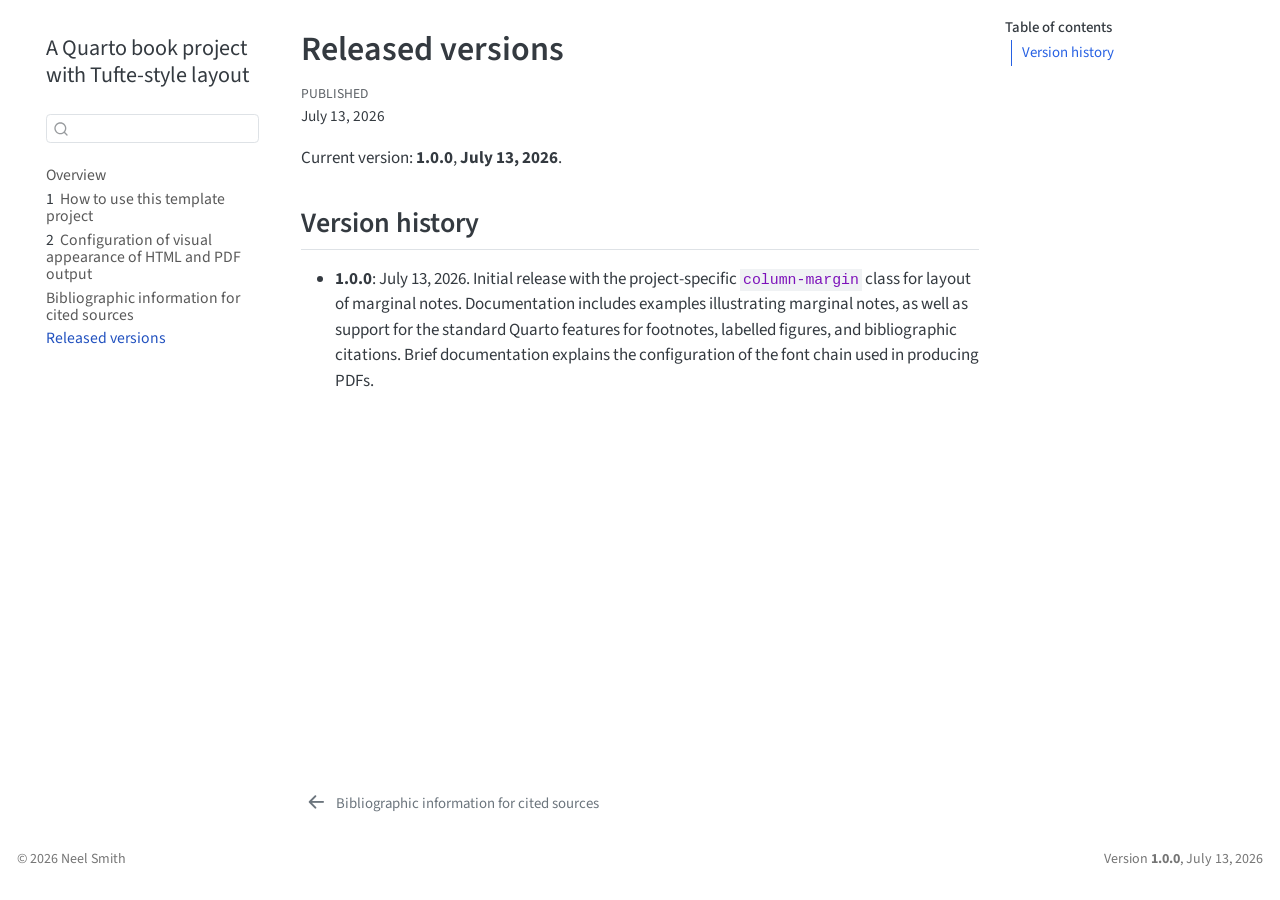
<file: docs/releases.html>
<!DOCTYPE html>
<html xmlns="http://www.w3.org/1999/xhtml" lang="en" xml:lang="en"><head>

<meta charset="utf-8">
<meta name="generator" content="quarto-1.9.33">

<meta name="viewport" content="width=device-width, initial-scale=1.0, user-scalable=yes">

<meta name="dcterms.date" content="2026-07-13">

<title>Released versions – A Quarto book project with Tufte-style layout</title>
<style>
/* Default styles provided by pandoc.
** See https://pandoc.org/MANUAL.html#variables-for-html for config info.
*/
code{white-space: pre-wrap;}
span.smallcaps{font-variant: small-caps;}
div.columns{display: flex; gap: min(4vw, 1.5em);}
div.column{flex: auto; overflow-x: auto;}
div.hanging-indent{margin-left: 1.5em; text-indent: -1.5em;}
ul.task-list{list-style: none;}
ul.task-list li input[type="checkbox"] {
  width: 0.8em;
  margin: 0 0.8em 0.2em -1em; /* quarto-specific, see https://github.com/quarto-dev/quarto-cli/issues/4556 */ 
  vertical-align: middle;
}
</style>


<script src="site_libs/quarto-nav/quarto-nav.js"></script>
<script src="site_libs/quarto-nav/headroom.min.js"></script>
<script src="site_libs/clipboard/clipboard.min.js"></script>
<script src="site_libs/quarto-search/autocomplete.umd.js"></script>
<script src="site_libs/quarto-search/fuse.min.js"></script>
<script src="site_libs/quarto-search/quarto-search.js"></script>
<meta name="quarto:offset" content="./">
<link href="./references.html" rel="prev">
<script src="site_libs/quarto-html/quarto.js" type="module"></script>
<script src="site_libs/quarto-html/tabsets/tabsets.js" type="module"></script>
<script src="site_libs/quarto-html/popper.min.js"></script>
<script src="site_libs/quarto-html/tippy.umd.min.js"></script>
<script src="site_libs/quarto-html/anchor.min.js"></script>
<link href="site_libs/quarto-html/tippy.css" rel="stylesheet">
<link href="site_libs/quarto-html/quarto-syntax-highlighting-6d4e4c6c342646cac9792aff734a6985.css" rel="stylesheet" id="quarto-text-highlighting-styles">
<script src="site_libs/bootstrap/bootstrap.min.js"></script>
<link href="site_libs/bootstrap/bootstrap-icons.css" rel="stylesheet">
<link href="site_libs/bootstrap/bootstrap-5ccb035bea26c1e21f80f44cf7c27909.min.css" rel="stylesheet" append-hash="true" id="quarto-bootstrap" data-mode="light">
<script id="quarto-search-options" type="application/json">{
  "location": "sidebar",
  "copy-button": false,
  "collapse-after": 3,
  "panel-placement": "start",
  "type": "textbox",
  "limit": 50,
  "keyboard-shortcut": [
    "f",
    "/",
    "s"
  ],
  "show-item-context": false,
  "language": {
    "search-no-results-text": "No results",
    "search-matching-documents-text": "matching documents",
    "search-copy-link-title": "Copy link to search",
    "search-hide-matches-text": "Hide additional matches",
    "search-more-match-text": "more match in this document",
    "search-more-matches-text": "more matches in this document",
    "search-clear-button-title": "Clear",
    "search-text-placeholder": "",
    "search-detached-cancel-button-title": "Cancel",
    "search-submit-button-title": "Submit",
    "search-label": "Search"
  }
}</script>


<link rel="stylesheet" href="custom.css">
</head>

<body class="nav-sidebar floating quarto-light">

<div id="quarto-search-results"></div>
  <header id="quarto-header" class="headroom fixed-top">
  <nav class="quarto-secondary-nav">
    <div class="container-fluid d-flex">
      <button type="button" class="quarto-btn-toggle btn" data-bs-toggle="collapse" role="button" data-bs-target=".quarto-sidebar-collapse-item" aria-controls="quarto-sidebar" aria-expanded="false" aria-label="Toggle sidebar navigation" onclick="if (window.quartoToggleHeadroom) { window.quartoToggleHeadroom(); }">
        <i class="bi bi-layout-text-sidebar-reverse"></i>
      </button>
        <nav class="quarto-page-breadcrumbs" aria-label="breadcrumb"><ol class="breadcrumb"><li class="breadcrumb-item"><a href="./releases.html">Released versions</a></li></ol></nav>
        <a class="flex-grow-1" role="navigation" data-bs-toggle="collapse" data-bs-target=".quarto-sidebar-collapse-item" aria-controls="quarto-sidebar" aria-expanded="false" aria-label="Toggle sidebar navigation" onclick="if (window.quartoToggleHeadroom) { window.quartoToggleHeadroom(); }">      
        </a>
      <button type="button" class="btn quarto-search-button" aria-label="Search" onclick="window.quartoOpenSearch();">
        <i class="bi bi-search"></i>
      </button>
    </div>
  </nav>
</header>
<!-- content -->
<div id="quarto-content" class="quarto-container page-columns page-rows-contents page-layout-article">
<!-- sidebar -->
  <nav id="quarto-sidebar" class="sidebar collapse collapse-horizontal quarto-sidebar-collapse-item sidebar-navigation floating overflow-auto">
    <div class="pt-lg-2 mt-2 text-left sidebar-header">
    <div class="sidebar-title mb-0 py-0">
      <a href="./">A Quarto book project with Tufte-style layout</a> 
    </div>
      </div>
        <div class="mt-2 flex-shrink-0 align-items-center">
        <div class="sidebar-search">
        <div id="quarto-search" class="" title="Search"></div>
        </div>
        </div>
    <div class="sidebar-menu-container"> 
    <ul class="list-unstyled mt-1">
        <li class="sidebar-item">
  <div class="sidebar-item-container"> 
  <a href="./index.html" class="sidebar-item-text sidebar-link">
 <span class="menu-text">Overview</span></a>
  </div>
</li>
        <li class="sidebar-item">
  <div class="sidebar-item-container"> 
  <a href="./intro.html" class="sidebar-item-text sidebar-link">
 <span class="menu-text"><span class="chapter-number">1</span>&nbsp; <span class="chapter-title">How to use this template project</span></span></a>
  </div>
</li>
        <li class="sidebar-item">
  <div class="sidebar-item-container"> 
  <a href="./config-tech.html" class="sidebar-item-text sidebar-link">
 <span class="menu-text"><span class="chapter-number">2</span>&nbsp; <span class="chapter-title">Configuration of visual appearance of HTML and PDF output</span></span></a>
  </div>
</li>
        <li class="sidebar-item">
  <div class="sidebar-item-container"> 
  <a href="./references.html" class="sidebar-item-text sidebar-link">
 <span class="menu-text">Bibliographic information for cited sources</span></a>
  </div>
</li>
        <li class="sidebar-item">
  <div class="sidebar-item-container"> 
  <a href="./releases.html" class="sidebar-item-text sidebar-link active">
 <span class="menu-text">Released versions</span></a>
  </div>
</li>
    </ul>
    </div>
</nav>
<div id="quarto-sidebar-glass" class="quarto-sidebar-collapse-item" data-bs-toggle="collapse" data-bs-target=".quarto-sidebar-collapse-item"></div>
<!-- margin-sidebar -->
    <div id="quarto-margin-sidebar" class="sidebar margin-sidebar">
        <nav id="TOC" role="doc-toc" class="toc-active">
    <h2 id="toc-title">Table of contents</h2>
   
  <ul>
  <li><a href="#version-history" id="toc-version-history" class="nav-link active" data-scroll-target="#version-history">Version history</a></li>
  </ul>
</nav>
    </div>
<!-- main -->
<main class="content" id="quarto-document-content">

<header id="title-block-header" class="quarto-title-block default">
<div class="quarto-title">
<h1 class="title">Released versions</h1>
</div>



<div class="quarto-title-meta">

    
    <div>
    <div class="quarto-title-meta-heading">Published</div>
    <div class="quarto-title-meta-contents">
      <p class="date">July 13, 2026</p>
    </div>
  </div>
  
    
  </div>
  


</header>


<p>Current version: <strong>1.0.0</strong>, <strong>July 13, 2026</strong>.</p>
<section id="version-history" class="level2">
<h2 class="anchored" data-anchor-id="version-history">Version history</h2>
<ul>
<li><strong>1.0.0</strong>: July 13, 2026. Initial release with the project-specific <code>column-margin</code> class for layout of marginal notes. Documentation includes examples illustrating marginal notes, as well as support for the standard Quarto features for footnotes, labelled figures, and bibliographic citations. Brief documentation explains the configuration of the font chain used in producing PDFs.</li>
</ul>


</section>

</main> <!-- /main -->
<script id="quarto-html-after-body" type="application/javascript">
  window.document.addEventListener("DOMContentLoaded", function (event) {
    const icon = "";
    const anchorJS = new window.AnchorJS();
    anchorJS.options = {
      placement: 'right',
      icon: icon
    };
    anchorJS.add('.anchored');
    const isCodeAnnotation = (el) => {
      for (const clz of el.classList) {
        if (clz.startsWith('code-annotation-')) {                     
          return true;
        }
      }
      return false;
    }
    const onCopySuccess = function(e) {
      // button target
      const button = e.trigger;
      // don't keep focus
      button.blur();
      // flash "checked"
      button.classList.add('code-copy-button-checked');
      var currentTitle = button.getAttribute("title");
      button.setAttribute("title", "Copied!");
      let tooltip;
      if (window.bootstrap) {
        button.setAttribute("data-bs-toggle", "tooltip");
        button.setAttribute("data-bs-placement", "left");
        button.setAttribute("data-bs-title", "Copied!");
        tooltip = new bootstrap.Tooltip(button, 
          { trigger: "manual", 
            customClass: "code-copy-button-tooltip",
            offset: [0, -8]});
        tooltip.show();    
      }
      setTimeout(function() {
        if (tooltip) {
          tooltip.hide();
          button.removeAttribute("data-bs-title");
          button.removeAttribute("data-bs-toggle");
          button.removeAttribute("data-bs-placement");
        }
        button.setAttribute("title", currentTitle);
        button.classList.remove('code-copy-button-checked');
      }, 1000);
      // clear code selection
      e.clearSelection();
    }
    const getTextToCopy = function(trigger) {
      const outerScaffold = trigger.parentElement.cloneNode(true);
      const codeEl = outerScaffold.querySelector('code');
      for (const childEl of codeEl.children) {
        if (isCodeAnnotation(childEl)) {
          childEl.remove();
        }
      }
      return codeEl.innerText;
    }
    const clipboard = new window.ClipboardJS('.code-copy-button:not([data-in-quarto-modal])', {
      text: getTextToCopy
    });
    clipboard.on('success', onCopySuccess);
    if (window.document.getElementById('quarto-embedded-source-code-modal')) {
      const clipboardModal = new window.ClipboardJS('.code-copy-button[data-in-quarto-modal]', {
        text: getTextToCopy,
        container: window.document.getElementById('quarto-embedded-source-code-modal')
      });
      clipboardModal.on('success', onCopySuccess);
    }
      var localhostRegex = new RegExp(/^(?:http|https):\/\/localhost\:?[0-9]*\//);
      var mailtoRegex = new RegExp(/^mailto:/);
        var filterRegex = new RegExp('/' + window.location.host + '/');
      var isInternal = (href) => {
          return filterRegex.test(href) || localhostRegex.test(href) || mailtoRegex.test(href);
      }
      // Inspect non-navigation links and adorn them if external
     var links = window.document.querySelectorAll('a[href]:not(.nav-link):not(.navbar-brand):not(.toc-action):not(.sidebar-link):not(.sidebar-item-toggle):not(.pagination-link):not(.no-external):not([aria-hidden]):not(.dropdown-item):not(.quarto-navigation-tool):not(.about-link)');
      for (var i=0; i<links.length; i++) {
        const link = links[i];
        if (!isInternal(link.href)) {
          // undo the damage that might have been done by quarto-nav.js in the case of
          // links that we want to consider external
          if (link.dataset.originalHref !== undefined) {
            link.href = link.dataset.originalHref;
          }
        }
      }
    function tippyHover(el, contentFn, onTriggerFn, onUntriggerFn) {
      const config = {
        allowHTML: true,
        maxWidth: 500,
        delay: 100,
        arrow: false,
        appendTo: function(el) {
            return el.parentElement;
        },
        interactive: true,
        interactiveBorder: 10,
        theme: 'quarto',
        placement: 'bottom-start',
      };
      if (contentFn) {
        config.content = contentFn;
      }
      if (onTriggerFn) {
        config.onTrigger = onTriggerFn;
      }
      if (onUntriggerFn) {
        config.onUntrigger = onUntriggerFn;
      }
      window.tippy(el, config); 
    }
    const noterefs = window.document.querySelectorAll('a[role="doc-noteref"]');
    for (var i=0; i<noterefs.length; i++) {
      const ref = noterefs[i];
      tippyHover(ref, function() {
        // use id or data attribute instead here
        let href = ref.getAttribute('data-footnote-href') || ref.getAttribute('href');
        try { href = new URL(href).hash; } catch {}
        const id = href.replace(/^#\/?/, "");
        const note = window.document.getElementById(id);
        if (note) {
          return note.innerHTML;
        } else {
          return "";
        }
      });
    }
    const xrefs = window.document.querySelectorAll('a.quarto-xref');
    const processXRef = (id, note) => {
      // Strip column container classes
      const stripColumnClz = (el) => {
        el.classList.remove("page-full", "page-columns");
        if (el.children) {
          for (const child of el.children) {
            stripColumnClz(child);
          }
        }
      }
      stripColumnClz(note)
      if (id === null || id.startsWith('sec-')) {
        // Special case sections, only their first couple elements
        const container = document.createElement("div");
        if (note.children && note.children.length > 2) {
          container.appendChild(note.children[0].cloneNode(true));
          for (let i = 1; i < note.children.length; i++) {
            const child = note.children[i];
            if (child.tagName === "P" && child.innerText === "") {
              continue;
            } else {
              container.appendChild(child.cloneNode(true));
              break;
            }
          }
          if (window.Quarto?.typesetMath) {
            window.Quarto.typesetMath(container);
          }
          return container.innerHTML
        } else {
          if (window.Quarto?.typesetMath) {
            window.Quarto.typesetMath(note);
          }
          return note.innerHTML;
        }
      } else {
        // Remove any anchor links if they are present
        const anchorLink = note.querySelector('a.anchorjs-link');
        if (anchorLink) {
          anchorLink.remove();
        }
        if (window.Quarto?.typesetMath) {
          window.Quarto.typesetMath(note);
        }
        if (note.classList.contains("callout")) {
          return note.outerHTML;
        } else {
          return note.innerHTML;
        }
      }
    }
    for (var i=0; i<xrefs.length; i++) {
      const xref = xrefs[i];
      tippyHover(xref, undefined, function(instance) {
        instance.disable();
        let url = xref.getAttribute('href');
        let hash = undefined; 
        if (url.startsWith('#')) {
          hash = url;
        } else {
          try { hash = new URL(url).hash; } catch {}
        }
        if (hash) {
          const id = hash.replace(/^#\/?/, "");
          const note = window.document.getElementById(id);
          if (note !== null) {
            try {
              const html = processXRef(id, note.cloneNode(true));
              instance.setContent(html);
            } finally {
              instance.enable();
              instance.show();
            }
          } else {
            // See if we can fetch this
            fetch(url.split('#')[0])
            .then(res => res.text())
            .then(html => {
              const parser = new DOMParser();
              const htmlDoc = parser.parseFromString(html, "text/html");
              const note = htmlDoc.getElementById(id);
              if (note !== null) {
                const html = processXRef(id, note);
                instance.setContent(html);
              } 
            }).finally(() => {
              instance.enable();
              instance.show();
            });
          }
        } else {
          // See if we can fetch a full url (with no hash to target)
          // This is a special case and we should probably do some content thinning / targeting
          fetch(url)
          .then(res => res.text())
          .then(html => {
            const parser = new DOMParser();
            const htmlDoc = parser.parseFromString(html, "text/html");
            const note = htmlDoc.querySelector('main.content');
            if (note !== null) {
              // This should only happen for chapter cross references
              // (since there is no id in the URL)
              // remove the first header
              if (note.children.length > 0 && note.children[0].tagName === "HEADER") {
                note.children[0].remove();
              }
              const html = processXRef(null, note);
              instance.setContent(html);
            } 
          }).finally(() => {
            instance.enable();
            instance.show();
          });
        }
      }, function(instance) {
      });
    }
        let selectedAnnoteEl;
        const selectorForAnnotation = ( cell, annotation) => {
          let cellAttr = 'data-code-cell="' + cell + '"';
          let lineAttr = 'data-code-annotation="' +  annotation + '"';
          const selector = 'span[' + cellAttr + '][' + lineAttr + ']';
          return selector;
        }
        const selectCodeLines = (annoteEl) => {
          const doc = window.document;
          const targetCell = annoteEl.getAttribute("data-target-cell");
          const targetAnnotation = annoteEl.getAttribute("data-target-annotation");
          const annoteSpan = window.document.querySelector(selectorForAnnotation(targetCell, targetAnnotation));
          const lines = annoteSpan.getAttribute("data-code-lines").split(",");
          const lineIds = lines.map((line) => {
            return targetCell + "-" + line;
          })
          let top = null;
          let height = null;
          let parent = null;
          if (lineIds.length > 0) {
              //compute the position of the single el (top and bottom and make a div)
              const el = window.document.getElementById(lineIds[0]);
              top = el.offsetTop;
              height = el.offsetHeight;
              parent = el.parentElement.parentElement;
            if (lineIds.length > 1) {
              const lastEl = window.document.getElementById(lineIds[lineIds.length - 1]);
              const bottom = lastEl.offsetTop + lastEl.offsetHeight;
              height = bottom - top;
            }
            if (top !== null && height !== null && parent !== null) {
              // cook up a div (if necessary) and position it 
              let div = window.document.getElementById("code-annotation-line-highlight");
              if (div === null) {
                div = window.document.createElement("div");
                div.setAttribute("id", "code-annotation-line-highlight");
                div.style.position = 'absolute';
                parent.appendChild(div);
              }
              div.style.top = top - 2 + "px";
              div.style.height = height + 4 + "px";
              div.style.left = 0;
              let gutterDiv = window.document.getElementById("code-annotation-line-highlight-gutter");
              if (gutterDiv === null) {
                gutterDiv = window.document.createElement("div");
                gutterDiv.setAttribute("id", "code-annotation-line-highlight-gutter");
                gutterDiv.style.position = 'absolute';
                const codeCell = window.document.getElementById(targetCell);
                const gutter = codeCell.querySelector('.code-annotation-gutter');
                gutter.appendChild(gutterDiv);
              }
              gutterDiv.style.top = top - 2 + "px";
              gutterDiv.style.height = height + 4 + "px";
            }
            selectedAnnoteEl = annoteEl;
          }
        };
        const unselectCodeLines = () => {
          const elementsIds = ["code-annotation-line-highlight", "code-annotation-line-highlight-gutter"];
          elementsIds.forEach((elId) => {
            const div = window.document.getElementById(elId);
            if (div) {
              div.remove();
            }
          });
          selectedAnnoteEl = undefined;
        };
          // Handle positioning of the toggle
      window.addEventListener(
        "resize",
        throttle(() => {
          elRect = undefined;
          if (selectedAnnoteEl) {
            selectCodeLines(selectedAnnoteEl);
          }
        }, 10)
      );
      function throttle(fn, ms) {
      let throttle = false;
      let timer;
        return (...args) => {
          if(!throttle) { // first call gets through
              fn.apply(this, args);
              throttle = true;
          } else { // all the others get throttled
              if(timer) clearTimeout(timer); // cancel #2
              timer = setTimeout(() => {
                fn.apply(this, args);
                timer = throttle = false;
              }, ms);
          }
        };
      }
        // Attach click handler to the DT
        const annoteDls = window.document.querySelectorAll('dt[data-target-cell]');
        for (const annoteDlNode of annoteDls) {
          annoteDlNode.addEventListener('click', (event) => {
            const clickedEl = event.target;
            if (clickedEl !== selectedAnnoteEl) {
              unselectCodeLines();
              const activeEl = window.document.querySelector('dt[data-target-cell].code-annotation-active');
              if (activeEl) {
                activeEl.classList.remove('code-annotation-active');
              }
              selectCodeLines(clickedEl);
              clickedEl.classList.add('code-annotation-active');
            } else {
              // Unselect the line
              unselectCodeLines();
              clickedEl.classList.remove('code-annotation-active');
            }
          });
        }
    const findCites = (el) => {
      const parentEl = el.parentElement;
      if (parentEl) {
        const cites = parentEl.dataset.cites;
        if (cites) {
          return {
            el,
            cites: cites.split(' ')
          };
        } else {
          return findCites(el.parentElement)
        }
      } else {
        return undefined;
      }
    };
    var bibliorefs = window.document.querySelectorAll('a[role="doc-biblioref"]');
    for (var i=0; i<bibliorefs.length; i++) {
      const ref = bibliorefs[i];
      const citeInfo = findCites(ref);
      if (citeInfo) {
        tippyHover(citeInfo.el, function() {
          var popup = window.document.createElement('div');
          citeInfo.cites.forEach(function(cite) {
            var citeDiv = window.document.createElement('div');
            citeDiv.classList.add('hanging-indent');
            citeDiv.classList.add('csl-entry');
            var biblioDiv = window.document.getElementById('ref-' + cite);
            if (biblioDiv) {
              citeDiv.innerHTML = biblioDiv.innerHTML;
            }
            popup.appendChild(citeDiv);
          });
          return popup.innerHTML;
        });
      }
    }
  });
  </script>
<nav class="page-navigation">
  <div class="nav-page nav-page-previous">
      <a href="./references.html" class="pagination-link" aria-label="Bibliographic information for cited sources">
        <i class="bi bi-arrow-left-short"></i> <span class="nav-page-text">Bibliographic information for cited sources</span>
      </a>          
  </div>
  <div class="nav-page nav-page-next">
  </div>
</nav>
</div> <!-- /content -->
<footer class="footer">
  <div class="nav-footer">
    <div class="nav-footer-left">
<p>© 2026 Neel Smith</p>
</div>   
    <div class="nav-footer-center">
      &nbsp;
    </div>
    <div class="nav-footer-right">
<p>Version <strong>1.0.0</strong>, July 13, 2026</p>
</div>
  </div>
</footer>




</body></html>
</file>
<file: docs/site_libs/quarto-html/tippy.css>
.tippy-box[data-animation=fade][data-state=hidden]{opacity:0}[data-tippy-root]{max-width:calc(100vw - 10px)}.tippy-box{position:relative;background-color:#333;color:#fff;border-radius:4px;font-size:14px;line-height:1.4;white-space:normal;outline:0;transition-property:transform,visibility,opacity}.tippy-box[data-placement^=top]>.tippy-arrow{bottom:0}.tippy-box[data-placement^=top]>.tippy-arrow:before{bottom:-7px;left:0;border-width:8px 8px 0;border-top-color:initial;transform-origin:center top}.tippy-box[data-placement^=bottom]>.tippy-arrow{top:0}.tippy-box[data-placement^=bottom]>.tippy-arrow:before{top:-7px;left:0;border-width:0 8px 8px;border-bottom-color:initial;transform-origin:center bottom}.tippy-box[data-placement^=left]>.tippy-arrow{right:0}.tippy-box[data-placement^=left]>.tippy-arrow:before{border-width:8px 0 8px 8px;border-left-color:initial;right:-7px;transform-origin:center left}.tippy-box[data-placement^=right]>.tippy-arrow{left:0}.tippy-box[data-placement^=right]>.tippy-arrow:before{left:-7px;border-width:8px 8px 8px 0;border-right-color:initial;transform-origin:center right}.tippy-box[data-inertia][data-state=visible]{transition-timing-function:cubic-bezier(.54,1.5,.38,1.11)}.tippy-arrow{width:16px;height:16px;color:#333}.tippy-arrow:before{content:"";position:absolute;border-color:transparent;border-style:solid}.tippy-content{position:relative;padding:5px 9px;z-index:1}
</file>
<file: docs/site_libs/quarto-html/quarto-syntax-highlighting-6d4e4c6c342646cac9792aff734a6985.css>
/* quarto syntax highlight colors */
:root {
  --quarto-hl-ot-color: #003B4F;
  --quarto-hl-at-color: #657422;
  --quarto-hl-ss-color: #20794D;
  --quarto-hl-an-color: #5E5E5E;
  --quarto-hl-fu-color: #4758AB;
  --quarto-hl-st-color: #20794D;
  --quarto-hl-cf-color: #003B4F;
  --quarto-hl-op-color: #5E5E5E;
  --quarto-hl-er-color: #AD0000;
  --quarto-hl-bn-color: #AD0000;
  --quarto-hl-al-color: #AD0000;
  --quarto-hl-va-color: #111111;
  --quarto-hl-bu-color: inherit;
  --quarto-hl-ex-color: inherit;
  --quarto-hl-pp-color: #AD0000;
  --quarto-hl-in-color: #5E5E5E;
  --quarto-hl-vs-color: #20794D;
  --quarto-hl-wa-color: #5E5E5E;
  --quarto-hl-do-color: #5E5E5E;
  --quarto-hl-im-color: #00769E;
  --quarto-hl-ch-color: #20794D;
  --quarto-hl-dt-color: #AD0000;
  --quarto-hl-fl-color: #AD0000;
  --quarto-hl-co-color: #5E5E5E;
  --quarto-hl-cv-color: #5E5E5E;
  --quarto-hl-cn-color: #8f5902;
  --quarto-hl-sc-color: #5E5E5E;
  --quarto-hl-dv-color: #AD0000;
  --quarto-hl-kw-color: #003B4F;
}

/* other quarto variables */
:root {
  --quarto-font-monospace: SFMono-Regular, Menlo, Monaco, Consolas, "Liberation Mono", "Courier New", monospace;
}

/* syntax highlight based on Pandoc's rules */
pre > code.sourceCode > span {
  color: #003B4F;
}

code.sourceCode > span {
  color: #003B4F;
}

div.sourceCode,
div.sourceCode pre.sourceCode {
  color: #003B4F;
}

/* Normal */
code span {
  color: #003B4F;
}

/* Alert */
code span.al {
  color: #AD0000;
  font-style: inherit;
}

/* Annotation */
code span.an {
  color: #5E5E5E;
  font-style: inherit;
}

/* Attribute */
code span.at {
  color: #657422;
  font-style: inherit;
}

/* BaseN */
code span.bn {
  color: #AD0000;
  font-style: inherit;
}

/* BuiltIn */
code span.bu {
  font-style: inherit;
}

/* ControlFlow */
code span.cf {
  color: #003B4F;
  font-weight: bold;
  font-style: inherit;
}

/* Char */
code span.ch {
  color: #20794D;
  font-style: inherit;
}

/* Constant */
code span.cn {
  color: #8f5902;
  font-style: inherit;
}

/* Comment */
code span.co {
  color: #5E5E5E;
  font-style: inherit;
}

/* CommentVar */
code span.cv {
  color: #5E5E5E;
  font-style: italic;
}

/* Documentation */
code span.do {
  color: #5E5E5E;
  font-style: italic;
}

/* DataType */
code span.dt {
  color: #AD0000;
  font-style: inherit;
}

/* DecVal */
code span.dv {
  color: #AD0000;
  font-style: inherit;
}

/* Error */
code span.er {
  color: #AD0000;
  font-style: inherit;
}

/* Extension */
code span.ex {
  font-style: inherit;
}

/* Float */
code span.fl {
  color: #AD0000;
  font-style: inherit;
}

/* Function */
code span.fu {
  color: #4758AB;
  font-style: inherit;
}

/* Import */
code span.im {
  color: #00769E;
  font-style: inherit;
}

/* Information */
code span.in {
  color: #5E5E5E;
  font-style: inherit;
}

/* Keyword */
code span.kw {
  color: #003B4F;
  font-weight: bold;
  font-style: inherit;
}

/* Operator */
code span.op {
  color: #5E5E5E;
  font-style: inherit;
}

/* Other */
code span.ot {
  color: #003B4F;
  font-style: inherit;
}

/* Preprocessor */
code span.pp {
  color: #AD0000;
  font-style: inherit;
}

/* SpecialChar */
code span.sc {
  color: #5E5E5E;
  font-style: inherit;
}

/* SpecialString */
code span.ss {
  color: #20794D;
  font-style: inherit;
}

/* String */
code span.st {
  color: #20794D;
  font-style: inherit;
}

/* Variable */
code span.va {
  color: #111111;
  font-style: inherit;
}

/* VerbatimString */
code span.vs {
  color: #20794D;
  font-style: inherit;
}

/* Warning */
code span.wa {
  color: #5E5E5E;
  font-style: italic;
}

.prevent-inlining {
  content: "</";
}

/*# sourceMappingURL=96bbee688dac3e3fdada8f11ff6f21d2.css.map */
</file>
<file: docs/custom.css>
/* Style for margin content in HTML */
.column-margin {
  font-size: 0.85rem;
  line-height: 1.4;
  color: #555;
}
</file>
